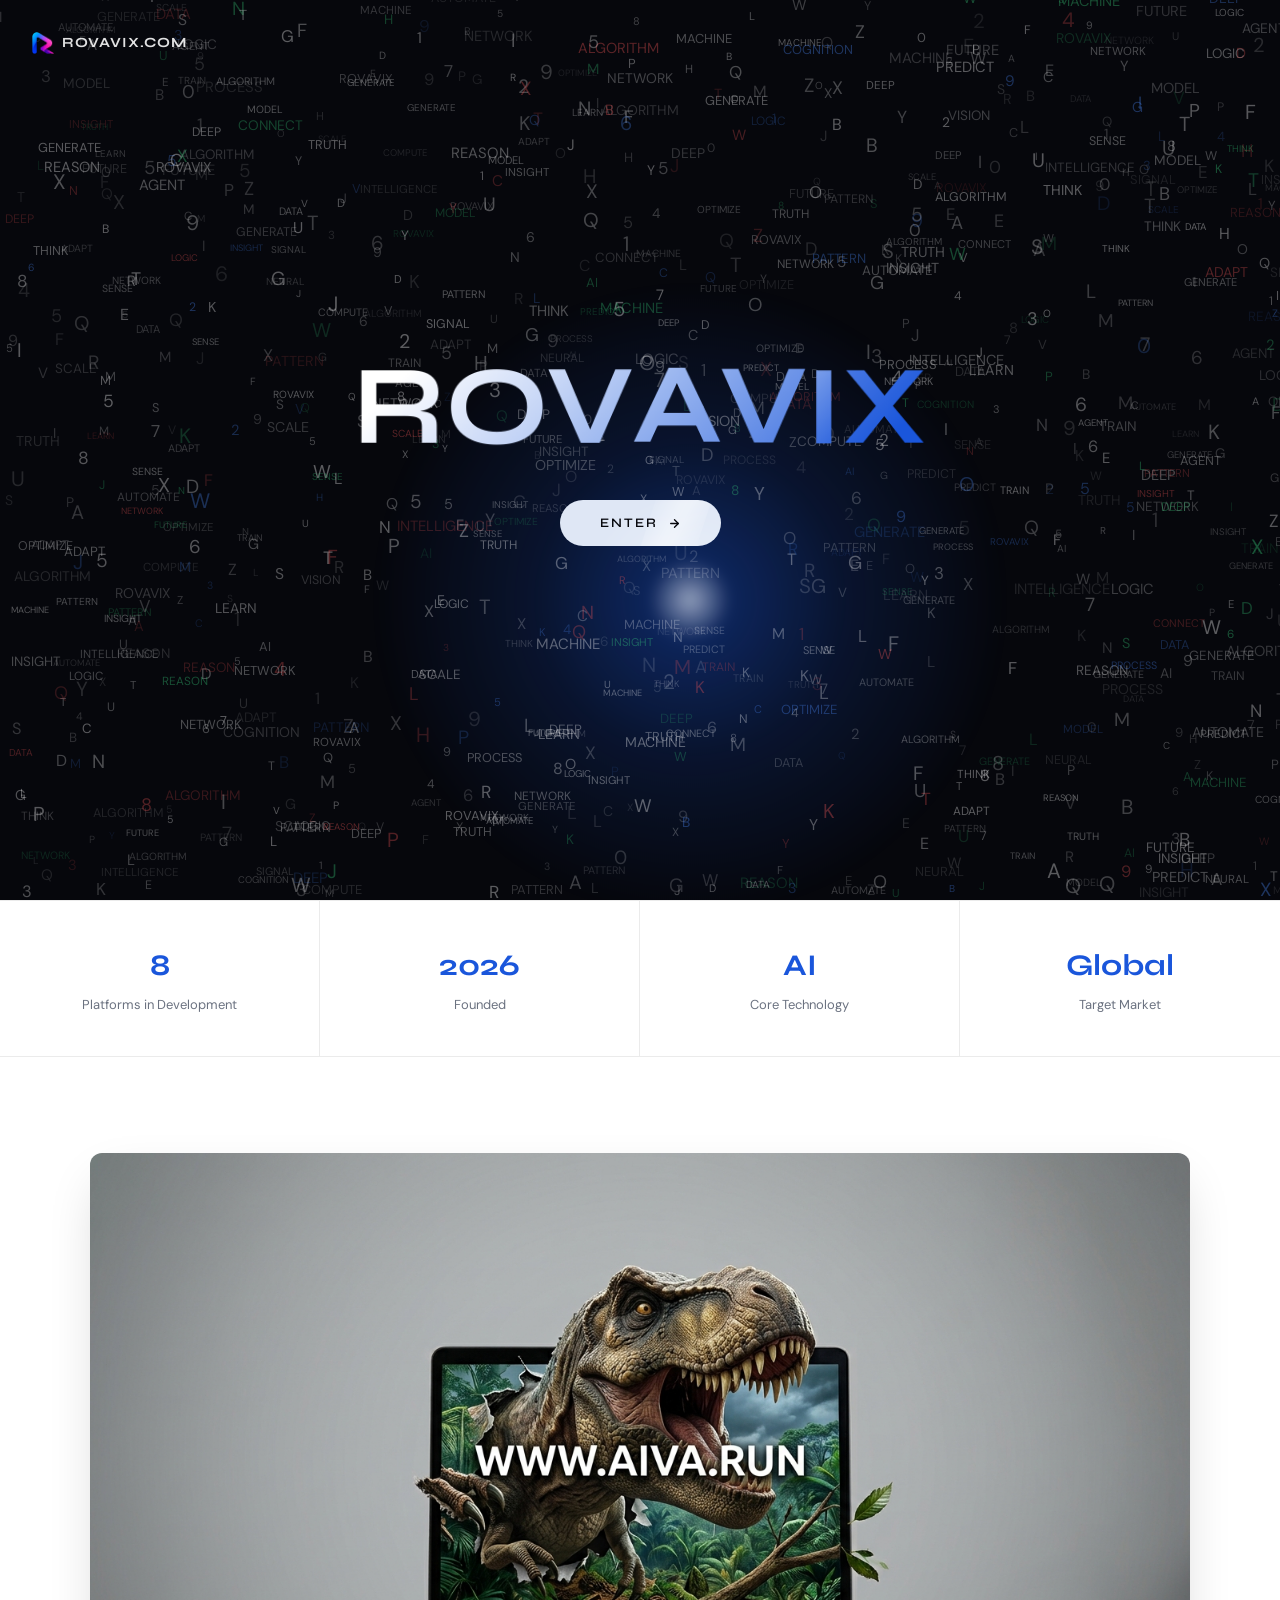
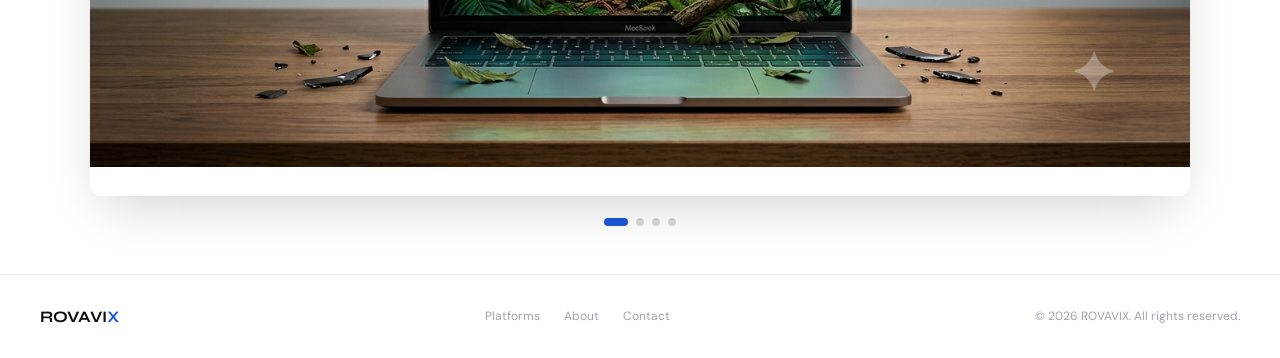
<file: index.html>
<!DOCTYPE html>
<html lang="en">
<head>
  <meta charset="UTF-8" />
  <meta name="viewport" content="width=device-width, initial-scale=1.0" />
  <title>ROVAVIX — New Sense. New World.</title>
  <meta name="description" content="ROVAVIX is an AI agent company building platforms that connect people with truth, health, opportunity, and accessibility." />
  <link rel="icon" type="image/png" href="images/logo-mark.png" />
  <link rel="preconnect" href="https://fonts.googleapis.com" />
  <link rel="preconnect" href="https://fonts.gstatic.com" crossorigin />
  <link href="https://fonts.googleapis.com/css2?family=Syne:wght@400;500;600;700&family=DM+Sans:wght@300;400;500&family=Noto+Sans+KR:wght@300;400;500;700&family=Noto+Sans+JP:wght@300;400;500;700&family=Noto+Sans+SC:wght@300;400;500;700&display=swap" rel="stylesheet" />
  <link rel="stylesheet" href="css/style.css" />
  <link rel="stylesheet" href="css/intro.css" />
</head>
<body>
<div class="intro-overlay" id="introOverlay">
  <div class="intro-glow" id="introGlow1"></div>
  <canvas class="intro-canvas" id="introCanvas"></canvas>
  <a href="index.html" class="intro-logo"><img src="images/logo-icon.png" alt="ROVAVIX" />ROVAVIX.COM</a>
  <div class="intro-center">
    <div class="intro-ai" id="introAi"><span class="intro-ai-letter" style="--i:0">R</span><span class="intro-ai-letter" style="--i:1">O</span><span class="intro-ai-letter" style="--i:2">V</span><span class="intro-ai-letter" style="--i:3">A</span><span class="intro-ai-letter" style="--i:4">V</span><span class="intro-ai-letter" style="--i:5">I</span><span class="intro-ai-letter" style="--i:6">X</span></div>
    <button type="button" class="intro-enter" id="introEnterBtn">
      <span>Enter</span>
      <svg viewBox="0 0 24 24" fill="none" stroke="currentColor" stroke-width="2.5" stroke-linecap="round" stroke-linejoin="round"><line x1="5" y1="12" x2="19" y2="12"></line><polyline points="12 5 19 12 12 19"></polyline></svg>
    </button>
  </div>
</div>
<nav>
  <a href="index.html" class="nav-logo"><img src="images/logo-icon.png" class="logo-r-icon" alt="R" /><span class="logo-text">OVAVI<span class="logo-accent">X</span></span></a>
  <ul class="nav-links">
    <li><a href="about.html"     class="t" data-key="nav_about">About</a></li>
    <li><a href="platforms.html" class="t" data-key="nav_platforms">Platforms</a></li>
    <li><a href="vision.html"    class="t" data-key="nav_vision">Vision</a></li>
    <li><a href="contact.html"   class="t" data-key="nav_contact">Contact</a></li>
  </ul>
  <div class="nav-right">
    <div class="lang-select-wrap">
      <button class="lang-select-btn" id="langBtn" onclick="toggleDropdown()">
        <span class="lang-flag" id="currentFlag">🇺🇸</span>
        <span id="currentLangName">English</span>
        <span class="lang-arrow">▼</span>
      </button>
      <div class="lang-dropdown" id="langDropdown">
        <button class="lang-option active" onclick="setLang('en')"><span class="lang-flag">🇺🇸</span><span class="lang-option-name">English</span><span class="lang-option-native">English</span></button>
        <button class="lang-option"        onclick="setLang('ko')"><span class="lang-flag">🇰🇷</span><span class="lang-option-name">Korean</span><span class="lang-option-native">한국어</span></button>
        <button class="lang-option"        onclick="setLang('ja')"><span class="lang-flag">🇯🇵</span><span class="lang-option-name">Japanese</span><span class="lang-option-native">日本語</span></button>
        <button class="lang-option"        onclick="setLang('zh')"><span class="lang-flag">🇨🇳</span><span class="lang-option-name">Chinese</span><span class="lang-option-native">中文</span></button>
        <button class="lang-option"        onclick="setLang('es')"><span class="lang-flag">🇪🇸</span><span class="lang-option-name">Spanish</span><span class="lang-option-native">Español</span></button>
        <button class="lang-option"        onclick="setLang('de')"><span class="lang-flag">🇩🇪</span><span class="lang-option-name">German</span><span class="lang-option-native">Deutsch</span></button>
      </div>
    </div>
    <a href="mailto:demoan203@gmail.com" class="nav-cta t" data-key="nav_cta">Get in Touch</a>
  </div>
</nav>

<section class="hero" id="heroSlider">
  <div class="hero-track" id="heroTrack">
    <div class="hero-slide hero-slide-main">
      <div class="hero-badge t" data-key="hero_badge">AI Agent Company · Est. 2026</div>
      <h1 class="t" data-key="hero_h1">New Sense.<br><em>New World.</em></h1>
      <p class="hero-sub t" data-key="hero_sub">ROVAVIX pioneers AI agent platforms that connect people with truth, health, opportunity, and accessibility — for everyone, everywhere.</p>
      <div class="hero-btns">
        <a href="platforms.html" class="btn-primary t"   data-key="hero_btn1">Explore Platforms</a>
        <a href="about.html"     class="btn-secondary t" data-key="hero_btn2">Our Story</a>
      </div>
    </div>
    <div class="hero-slide" style="--slide-bg:#e8f0fe;">
      <div class="hero-slide-icon">🔍</div>
      <div class="hero-badge">AIVA · <span class="t" data-key="status_live">Live</span></div>
      <h2>AIVA Platform</h2>
      <p class="hero-sub t" data-key="aiva_desc">As AI-generated content floods the internet, AIVA empowers users to distinguish reality from fabrication — building AI literacy and protecting people from misinformation.</p>
      <div class="hero-btns">
        <a href="https://www.aiva.run" target="_blank" rel="noopener" class="btn-primary t" data-key="learn_more">Learn more →</a>
      </div>
    </div>
    <div class="hero-slide" style="--slide-bg:#d1fae5;">
      <div class="hero-slide-icon">💚</div>
      <div class="hero-badge"><span class="t" data-key="status_dev">In Development</span></div>
      <h2>LifeLink</h2>
      <p class="hero-sub t" data-key="lifelink_desc">A lifestyle platform that motivates continuous healthy behaviors through engaging challenges and community. Building lasting habits, one step at a time.</p>
      <div class="hero-btns">
        <a href="https://www.lifelink.run" target="_blank" rel="noopener" class="btn-primary t" data-key="learn_more">Learn more →</a>
      </div>
    </div>
    <div class="hero-slide" style="--slide-bg:#fef3c7;">
      <div class="hero-slide-icon">👥</div>
      <div class="hero-badge"><span class="t" data-key="status_dev">In Development</span></div>
      <h2>SpotWork</h2>
      <p class="hero-sub t" data-key="spotwork_desc">Korea's aging population holds untapped potential. SpotWork connects experienced senior workers with companies seeking flexible, short-term talent — redefining the value of experience.</p>
      <div class="hero-btns">
        <a href="https://www.spotwork.run" target="_blank" rel="noopener" class="btn-primary t" data-key="learn_more">Learn more →</a>
      </div>
    </div>
    <div class="hero-slide" style="--slide-bg:#ede9fe;">
      <div class="hero-slide-icon">🎙️</div>
      <div class="hero-badge"><span class="t" data-key="status_dev">In Development</span></div>
      <h2>MALLO</h2>
      <p class="hero-sub t" data-key="mallo_desc">A voice-powered AI tool designed to enhance digital accessibility for the elderly and people with disabilities — ensuring no one is left behind in the AI era.</p>
      <div class="hero-btns">
        <a href="mallo.html" class="btn-primary t" data-key="learn_more">Learn more →</a>
      </div>
    </div>
    <div class="hero-slide" style="--slide-bg:#fee2e2;">
      <div class="hero-slide-icon">💊</div>
      <div class="hero-badge"><span class="t" data-key="status_dev">In Development</span></div>
      <h2>CUREX</h2>
      <p class="hero-sub t" data-key="curex_desc">CUREX uses AI to help people understand their medications — checking drug interactions, simplifying prescription information, and reducing preventable medication errors.</p>
      <div class="hero-btns">
        <a href="https://www.curex.bio" target="_blank" rel="noopener" class="btn-primary t" data-key="learn_more">Learn more →</a>
      </div>
    </div>
    <div class="hero-slide" style="--slide-bg:#cffafe;">
      <div class="hero-slide-icon">🛍️</div>
      <div class="hero-badge"><span class="t" data-key="status_dev">In Development</span></div>
      <h2>MODU</h2>
      <p class="hero-sub t" data-key="modu_desc">MODU is an AI shopping companion that learns what you need and finds it — comparing prices and curating products to cut through endless scrolling. Shopping made simple, for everyone.</p>
      <div class="hero-btns">
        <a href="https://www.modu.run" target="_blank" rel="noopener" class="btn-primary t" data-key="learn_more">Learn more →</a>
      </div>
    </div>
    <div class="hero-slide" style="--slide-bg:#ecfccb;">
      <div class="hero-slide-icon">🧬</div>
      <div class="hero-badge"><span class="t" data-key="status_dev">In Development</span></div>
      <h2>ROVAVIX_BIO</h2>
      <p class="hero-sub t" data-key="bio_desc">ROVAVIX_BIO applies AI to biological and health data, turning genetic and biometric signals into personalized, preventive insights — so people can understand their bodies before problems arise.</p>
      <div class="hero-btns">
        <a href="https://www.rovavix.bio" target="_blank" rel="noopener" class="btn-primary t" data-key="learn_more">Learn more →</a>
      </div>
    </div>
    <div class="hero-slide" style="--slide-bg:#fce7f3;">
      <div class="hero-slide-icon">💄</div>
      <div class="hero-badge"><span class="t" data-key="status_dev">In Development</span></div>
      <h2>VELORA</h2>
      <p class="hero-sub t" data-key="velora_desc">VELORA is an AI beauty platform that analyzes skin and personal traits to recommend products and routines tailored to each individual — making personalized beauty accessible to all.</p>
      <div class="hero-btns">
        <a href="https://www.velora.ai.kr" target="_blank" rel="noopener" class="btn-primary t" data-key="learn_more">Learn more →</a>
      </div>
    </div>
  </div>
  <div class="hero-dots" id="heroDots"></div>
</section>

<div class="stats">
  <div class="stat"><div class="stat-num">8</div><div class="stat-label t" data-key="stat1">Platforms in Development</div></div>
  <div class="stat"><div class="stat-num">2026</div><div class="stat-label t" data-key="stat2">Founded</div></div>
  <div class="stat"><div class="stat-num">AI</div><div class="stat-label t" data-key="stat3">Core Technology</div></div>
  <div class="stat"><div class="stat-num">Global</div><div class="stat-label t" data-key="stat4">Target Market</div></div>
</div>

<section class="closing-visual">
  <div class="section-inner">
    <div class="closing-visual-wrap" id="visualSlider">
      <div class="closing-visual-track" id="visualTrack">
        <div class="closing-visual-slide">
          <a href="https://www.aiva.run" target="_blank" rel="noopener">
            <img src="images/Gemini_Generated_Image_snj87msnj87msnj8.png" alt="AIVA — www.aiva.run" class="closing-visual-img" />
          </a>
        </div>
        <div class="closing-visual-slide">
          <a href="https://www.spotwork.run" target="_blank" rel="noopener">
            <img src="images/Gemini_Generated_Image_w12c3ew12c3ew12c.png" alt="SpotWork — www.spotwork.run" class="closing-visual-img" />
            <div class="closing-visual-caption">WWW.SPOTWORK.RUN</div>
          </a>
        </div>
        <div class="closing-visual-slide">
          <a href="https://www.lifelink.run" target="_blank" rel="noopener">
            <img src="images/Gemini_Generated_Image_simftmsimftmsimf.png" alt="LifeLink — www.lifelink.run" class="closing-visual-img" />
          </a>
        </div>
        <div class="closing-visual-slide">
          <a href="mallo.html">
            <img src="images/ai-era-voice-recognition.png" alt="AI Era for Everyone — MALLO" class="closing-visual-img" />
          </a>
        </div>
      </div>
    </div>
    <div class="closing-visual-dots" id="visualDots"></div>
  </div>
</section>

<footer>
  <div class="footer-logo"><span class="logo-text">ROVAVI<span class="logo-accent">X</span></span></div>
  <div class="footer-links">
    <a href="platforms.html" class="t" data-key="nav_platforms">Platforms</a>
    <a href="about.html"     class="t" data-key="nav_about">About</a>
    <a href="contact.html"   class="t" data-key="nav_contact">Contact</a>
  </div>
  <div class="footer-copy">© 2026 ROVAVIX. All rights reserved.</div>
</footer>

<script src="js/lang.js"></script>
<script src="js/main.js"></script>
<script src="js/intro.js"></script>
</body>
</html>
</file>
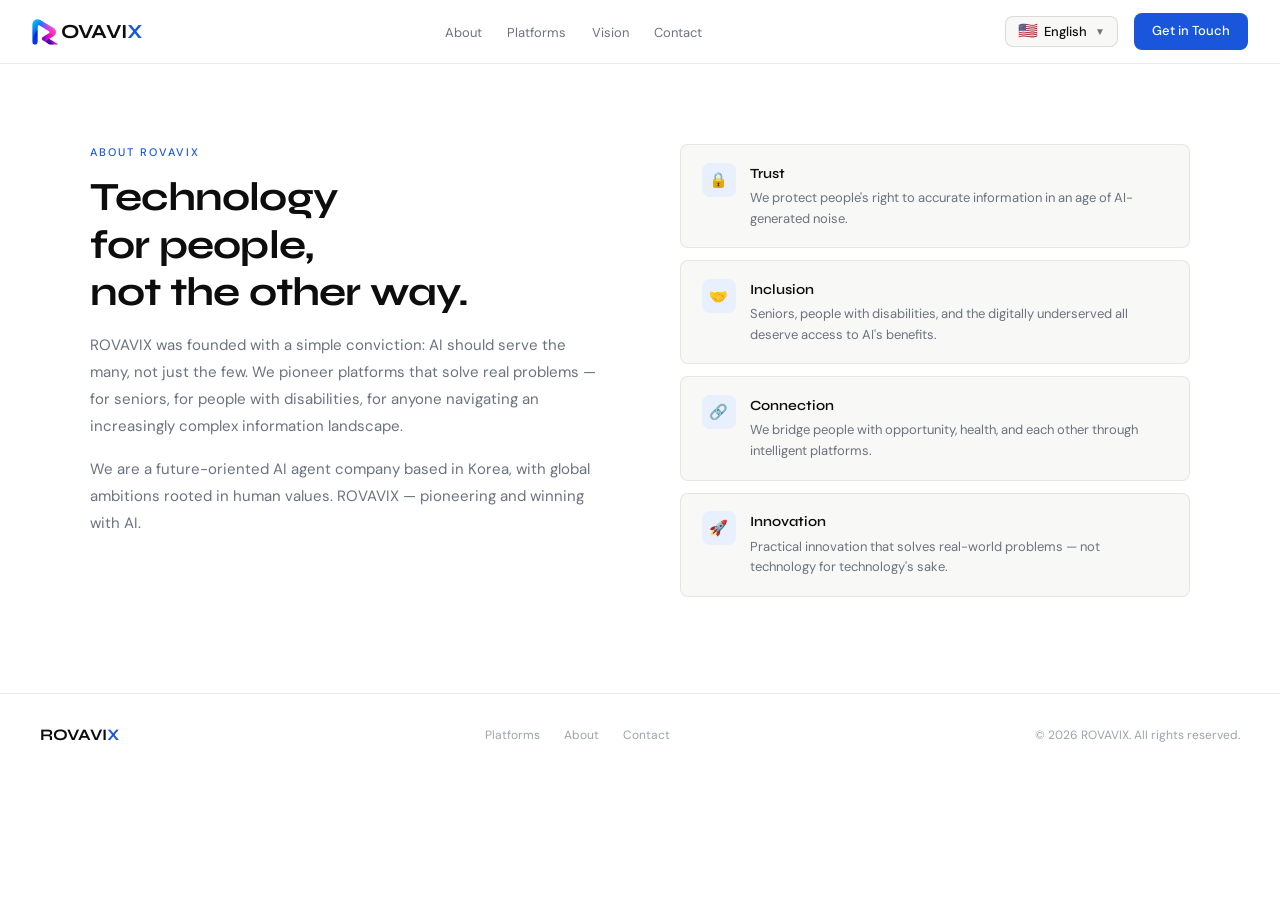
<file: about.html>
<!DOCTYPE html>
<html lang="en">
<head>
  <meta charset="UTF-8" />
  <meta name="viewport" content="width=device-width, initial-scale=1.0" />
  <title>About — ROVAVIX</title>
  <meta name="description" content="ROVAVIX is an AI agent company building platforms that connect people with truth, health, opportunity, and accessibility." />
  <link rel="icon" type="image/png" href="images/logo-mark.png" />
  <link rel="preconnect" href="https://fonts.googleapis.com" />
  <link rel="preconnect" href="https://fonts.gstatic.com" crossorigin />
  <link href="https://fonts.googleapis.com/css2?family=Syne:wght@400;500;600;700&family=DM+Sans:wght@300;400;500&family=Noto+Sans+KR:wght@300;400;500;700&family=Noto+Sans+JP:wght@300;400;500;700&family=Noto+Sans+SC:wght@300;400;500;700&display=swap" rel="stylesheet" />
  <link rel="stylesheet" href="css/style.css" />
</head>
<body>
<nav>
  <a href="index.html" class="nav-logo"><img src="images/logo-icon.png" class="logo-r-icon" alt="R" /><span class="logo-text">OVAVI<span class="logo-accent">X</span></span></a>
  <ul class="nav-links">
    <li><a href="about.html"     class="t" data-key="nav_about">About</a></li>
    <li><a href="platforms.html" class="t" data-key="nav_platforms">Platforms</a></li>
    <li><a href="vision.html"    class="t" data-key="nav_vision">Vision</a></li>
    <li><a href="contact.html"   class="t" data-key="nav_contact">Contact</a></li>
  </ul>
  <div class="nav-right">
    <div class="lang-select-wrap">
      <button class="lang-select-btn" id="langBtn" onclick="toggleDropdown()">
        <span class="lang-flag" id="currentFlag">🇺🇸</span>
        <span id="currentLangName">English</span>
        <span class="lang-arrow">▼</span>
      </button>
      <div class="lang-dropdown" id="langDropdown">
        <button class="lang-option active" onclick="setLang('en')"><span class="lang-flag">🇺🇸</span><span class="lang-option-name">English</span><span class="lang-option-native">English</span></button>
        <button class="lang-option"        onclick="setLang('ko')"><span class="lang-flag">🇰🇷</span><span class="lang-option-name">Korean</span><span class="lang-option-native">한국어</span></button>
        <button class="lang-option"        onclick="setLang('ja')"><span class="lang-flag">🇯🇵</span><span class="lang-option-name">Japanese</span><span class="lang-option-native">日本語</span></button>
        <button class="lang-option"        onclick="setLang('zh')"><span class="lang-flag">🇨🇳</span><span class="lang-option-name">Chinese</span><span class="lang-option-native">中文</span></button>
        <button class="lang-option"        onclick="setLang('es')"><span class="lang-flag">🇪🇸</span><span class="lang-option-name">Spanish</span><span class="lang-option-native">Español</span></button>
        <button class="lang-option"        onclick="setLang('de')"><span class="lang-flag">🇩🇪</span><span class="lang-option-name">German</span><span class="lang-option-native">Deutsch</span></button>
      </div>
    </div>
    <a href="mailto:demoan203@gmail.com" class="nav-cta t" data-key="nav_cta">Get in Touch</a>
  </div>
</nav>

<section id="about" style="padding-top:9rem;">
  <div class="section-inner">
    <div class="about-grid">
      <div>
        <div class="section-tag t" data-key="about_tag">About ROVAVIX</div>
        <h2 class="section-title t" data-key="about_title">Technology<br>for people,<br>not the other way.</h2>
        <p class="section-desc t" style="margin-top:1rem;" data-key="about_p1">ROVAVIX was founded with a simple conviction: AI should serve the many, not just the few. We pioneer platforms that solve real problems — for seniors, for people with disabilities, for anyone navigating an increasingly complex information landscape.</p>
        <p class="section-desc t" style="margin-top:1rem;" data-key="about_p2">We are a future-oriented AI agent company based in Korea, with global ambitions rooted in human values. ROVAVIX — pioneering and winning with AI.</p>
      </div>
      <div class="values-list">
        <div class="value-item"><div class="value-icon">🔒</div><div>
          <h4 class="t" data-key="val1_title">Trust</h4>
          <p class="t" data-key="val1_desc">We protect people's right to accurate information in an age of AI-generated noise.</p>
        </div></div>
        <div class="value-item"><div class="value-icon">🤝</div><div>
          <h4 class="t" data-key="val2_title">Inclusion</h4>
          <p class="t" data-key="val2_desc">Seniors, people with disabilities, and the digitally underserved all deserve access to AI's benefits.</p>
        </div></div>
        <div class="value-item"><div class="value-icon">🔗</div><div>
          <h4 class="t" data-key="val3_title">Connection</h4>
          <p class="t" data-key="val3_desc">We bridge people with opportunity, health, and each other through intelligent platforms.</p>
        </div></div>
        <div class="value-item"><div class="value-icon">🚀</div><div>
          <h4 class="t" data-key="val4_title">Innovation</h4>
          <p class="t" data-key="val4_desc">Practical innovation that solves real-world problems — not technology for technology's sake.</p>
        </div></div>
      </div>
    </div>
  </div>
</section>

<footer>
  <div class="footer-logo"><span class="logo-text">ROVAVI<span class="logo-accent">X</span></span></div>
  <div class="footer-links">
    <a href="platforms.html" class="t" data-key="nav_platforms">Platforms</a>
    <a href="about.html"     class="t" data-key="nav_about">About</a>
    <a href="contact.html"   class="t" data-key="nav_contact">Contact</a>
  </div>
  <div class="footer-copy">© 2026 ROVAVIX. All rights reserved.</div>
</footer>

<script src="js/lang.js"></script>
<script src="js/main.js"></script>
</body>
</html>
</file>
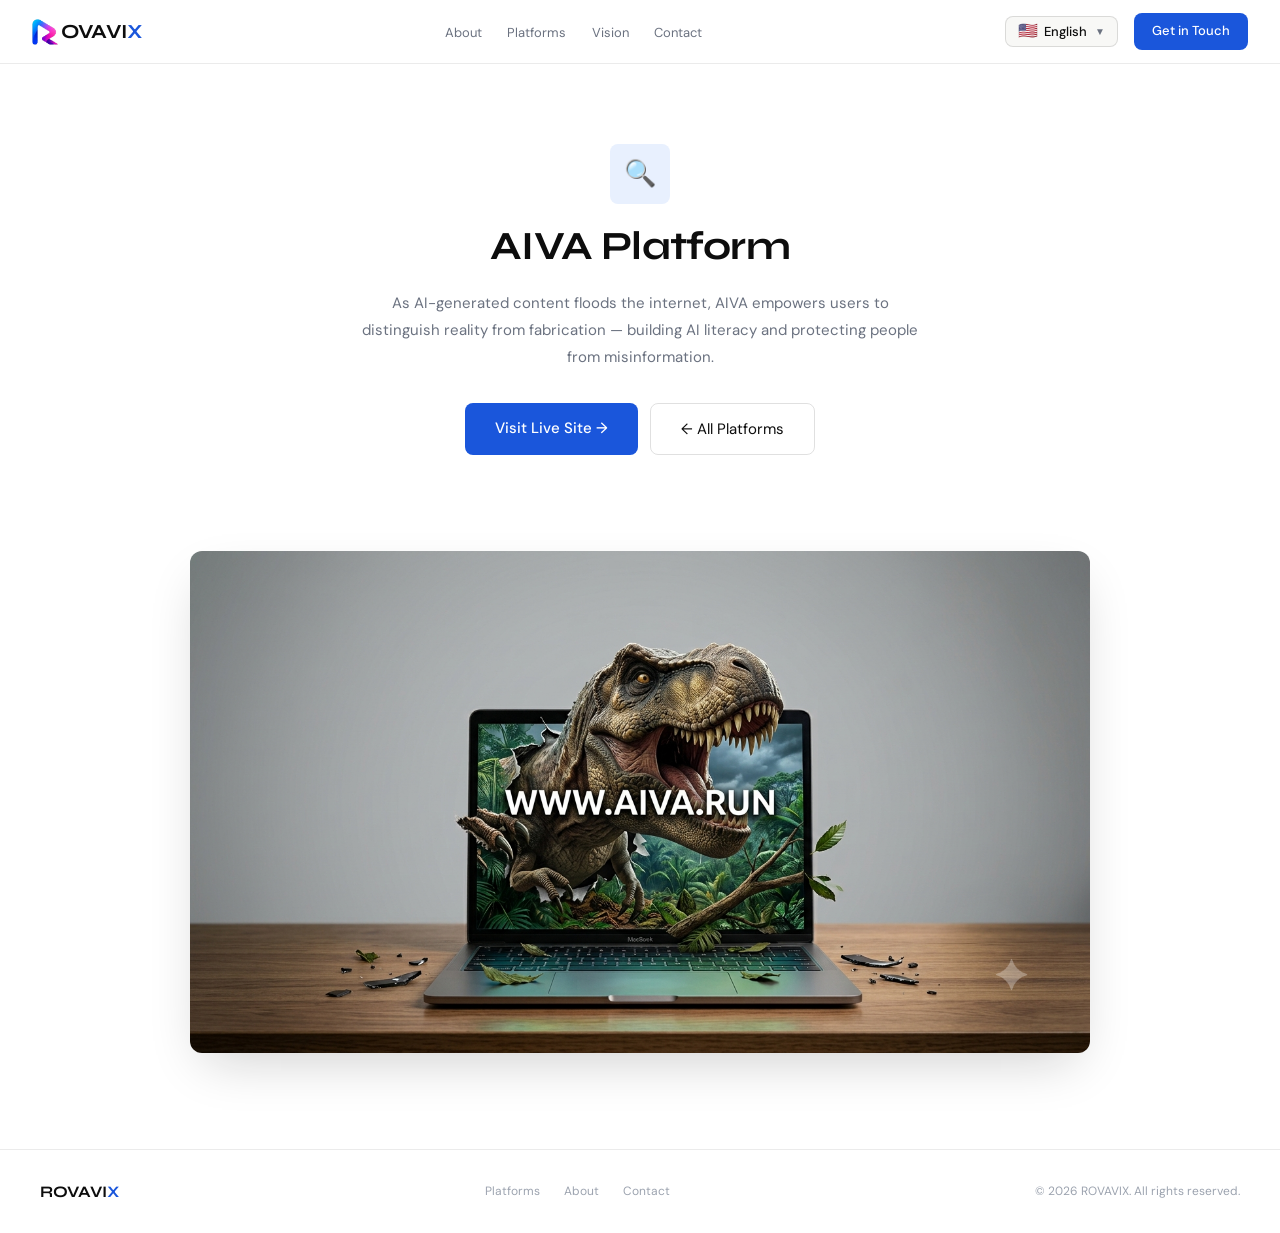
<file: aiva.html>
<!DOCTYPE html>
<html lang="en">
<head>
  <meta charset="UTF-8" />
  <meta name="viewport" content="width=device-width, initial-scale=1.0" />
  <title>AIVA Platform — ROVAVIX</title>
  <meta name="description" content="AIVA empowers users to distinguish reality from AI-generated fabrication, building AI literacy and protecting people from misinformation." />
  <link rel="icon" type="image/png" href="images/logo-mark.png" />
  <link rel="preconnect" href="https://fonts.googleapis.com" />
  <link rel="preconnect" href="https://fonts.gstatic.com" crossorigin />
  <link href="https://fonts.googleapis.com/css2?family=Syne:wght@400;500;600;700&family=DM+Sans:wght@300;400;500&family=Noto+Sans+KR:wght@300;400;500;700&family=Noto+Sans+JP:wght@300;400;500;700&family=Noto+Sans+SC:wght@300;400;500;700&display=swap" rel="stylesheet" />
  <link rel="stylesheet" href="css/style.css" />
</head>
<body>
<nav>
  <a href="index.html" class="nav-logo"><img src="images/logo-icon.png" class="logo-r-icon" alt="R" /><span class="logo-text">OVAVI<span class="logo-accent">X</span></span></a>
  <ul class="nav-links">
    <li><a href="about.html"     class="t" data-key="nav_about">About</a></li>
    <li><a href="platforms.html" class="t" data-key="nav_platforms">Platforms</a></li>
    <li><a href="vision.html"    class="t" data-key="nav_vision">Vision</a></li>
    <li><a href="contact.html"   class="t" data-key="nav_contact">Contact</a></li>
  </ul>
  <div class="nav-right">
    <div class="lang-select-wrap">
      <button class="lang-select-btn" id="langBtn" onclick="toggleDropdown()">
        <span class="lang-flag" id="currentFlag">🇺🇸</span>
        <span id="currentLangName">English</span>
        <span class="lang-arrow">▼</span>
      </button>
      <div class="lang-dropdown" id="langDropdown">
        <button class="lang-option active" onclick="setLang('en')"><span class="lang-flag">🇺🇸</span><span class="lang-option-name">English</span><span class="lang-option-native">English</span></button>
        <button class="lang-option"        onclick="setLang('ko')"><span class="lang-flag">🇰🇷</span><span class="lang-option-name">Korean</span><span class="lang-option-native">한국어</span></button>
        <button class="lang-option"        onclick="setLang('ja')"><span class="lang-flag">🇯🇵</span><span class="lang-option-name">Japanese</span><span class="lang-option-native">日本語</span></button>
        <button class="lang-option"        onclick="setLang('zh')"><span class="lang-flag">🇨🇳</span><span class="lang-option-name">Chinese</span><span class="lang-option-native">中文</span></button>
        <button class="lang-option"        onclick="setLang('es')"><span class="lang-flag">🇪🇸</span><span class="lang-option-name">Spanish</span><span class="lang-option-native">Español</span></button>
        <button class="lang-option"        onclick="setLang('de')"><span class="lang-flag">🇩🇪</span><span class="lang-option-name">German</span><span class="lang-option-native">Deutsch</span></button>
      </div>
    </div>
    <a href="mailto:demoan203@gmail.com" class="nav-cta t" data-key="nav_cta">Get in Touch</a>
  </div>
</nav>

<section style="padding-top:9rem;">
  <div class="section-inner platform-detail-hero">
    <div class="platform-detail-icon" style="background:#e8f0fe;">🔍</div>
    <h1 class="section-title">AIVA Platform</h1>
    <p class="section-desc t" data-key="aiva_desc">As AI-generated content floods the internet, AIVA empowers users to distinguish reality from fabrication — building AI literacy and protecting people from misinformation.</p>
    <div class="hero-btns">
      <a href="https://www.aiva.run" target="_blank" rel="noopener" class="btn-primary t" data-key="visit_live">Visit Live Site →</a>
      <a href="platforms.html" class="btn-secondary t" data-key="back_platforms">← All Platforms</a>
    </div>
  </div>
</section>

<section style="padding-top:0;">
  <div class="section-inner">
    <div class="platform-detail-visual">
      <img src="images/Gemini_Generated_Image_snj87msnj87msnj8.png" alt="AIVA — www.aiva.run" />
    </div>
  </div>
</section>

<footer>
  <div class="footer-logo"><span class="logo-text">ROVAVI<span class="logo-accent">X</span></span></div>
  <div class="footer-links">
    <a href="platforms.html" class="t" data-key="nav_platforms">Platforms</a>
    <a href="about.html"     class="t" data-key="nav_about">About</a>
    <a href="contact.html"   class="t" data-key="nav_contact">Contact</a>
  </div>
  <div class="footer-copy">© 2026 ROVAVIX. All rights reserved.</div>
</footer>

<script src="js/lang.js"></script>
<script src="js/main.js"></script>
</body>
</html>
</file>
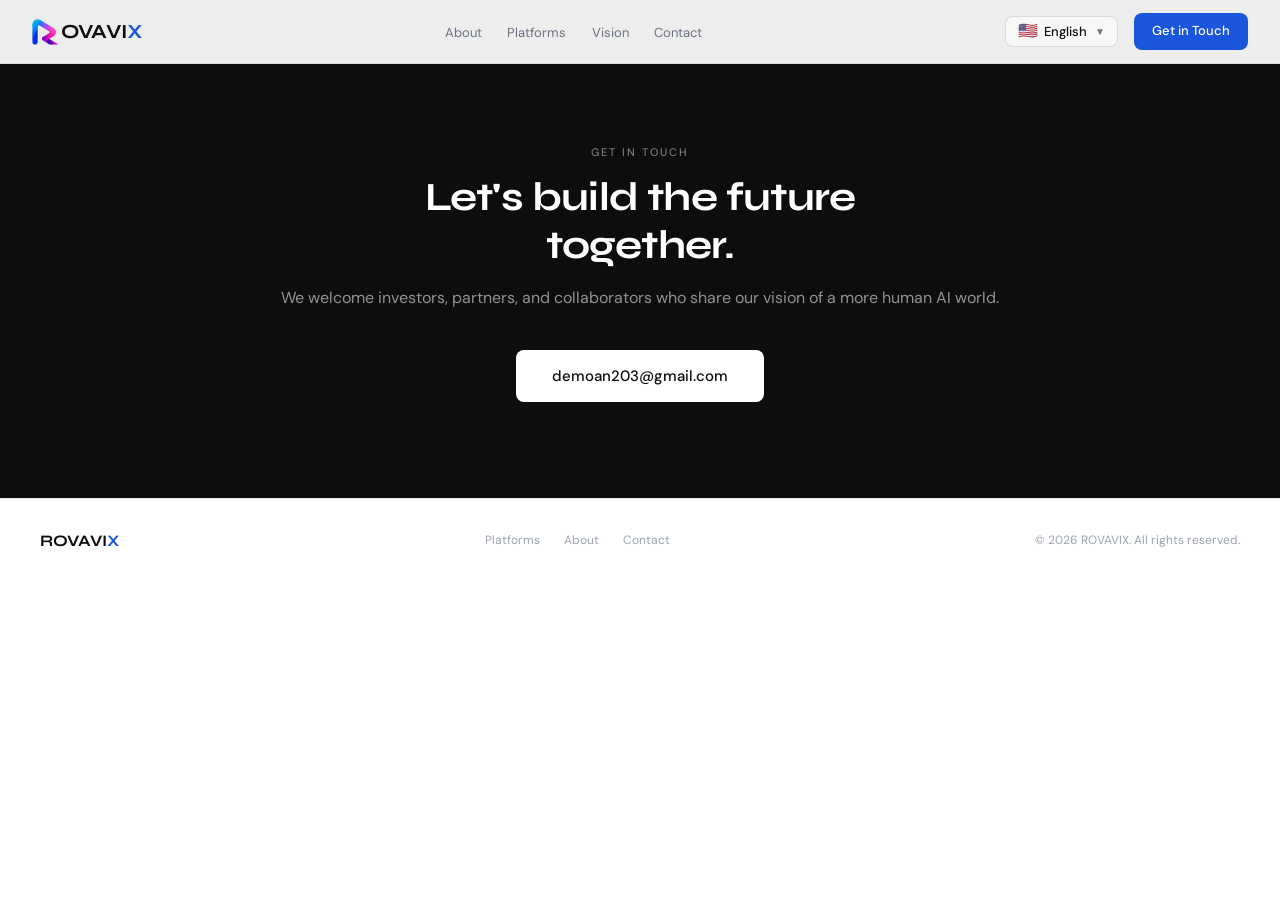
<file: contact.html>
<!DOCTYPE html>
<html lang="en">
<head>
  <meta charset="UTF-8" />
  <meta name="viewport" content="width=device-width, initial-scale=1.0" />
  <title>Contact — ROVAVIX</title>
  <meta name="description" content="ROVAVIX is an AI agent company building platforms that connect people with truth, health, opportunity, and accessibility." />
  <link rel="icon" type="image/png" href="images/logo-mark.png" />
  <link rel="preconnect" href="https://fonts.googleapis.com" />
  <link rel="preconnect" href="https://fonts.gstatic.com" crossorigin />
  <link href="https://fonts.googleapis.com/css2?family=Syne:wght@400;500;600;700&family=DM+Sans:wght@300;400;500&family=Noto+Sans+KR:wght@300;400;500;700&family=Noto+Sans+JP:wght@300;400;500;700&family=Noto+Sans+SC:wght@300;400;500;700&display=swap" rel="stylesheet" />
  <link rel="stylesheet" href="css/style.css" />
</head>
<body>
<nav>
  <a href="index.html" class="nav-logo"><img src="images/logo-icon.png" class="logo-r-icon" alt="R" /><span class="logo-text">OVAVI<span class="logo-accent">X</span></span></a>
  <ul class="nav-links">
    <li><a href="about.html"     class="t" data-key="nav_about">About</a></li>
    <li><a href="platforms.html" class="t" data-key="nav_platforms">Platforms</a></li>
    <li><a href="vision.html"    class="t" data-key="nav_vision">Vision</a></li>
    <li><a href="contact.html"   class="t" data-key="nav_contact">Contact</a></li>
  </ul>
  <div class="nav-right">
    <div class="lang-select-wrap">
      <button class="lang-select-btn" id="langBtn" onclick="toggleDropdown()">
        <span class="lang-flag" id="currentFlag">🇺🇸</span>
        <span id="currentLangName">English</span>
        <span class="lang-arrow">▼</span>
      </button>
      <div class="lang-dropdown" id="langDropdown">
        <button class="lang-option active" onclick="setLang('en')"><span class="lang-flag">🇺🇸</span><span class="lang-option-name">English</span><span class="lang-option-native">English</span></button>
        <button class="lang-option"        onclick="setLang('ko')"><span class="lang-flag">🇰🇷</span><span class="lang-option-name">Korean</span><span class="lang-option-native">한국어</span></button>
        <button class="lang-option"        onclick="setLang('ja')"><span class="lang-flag">🇯🇵</span><span class="lang-option-name">Japanese</span><span class="lang-option-native">日本語</span></button>
        <button class="lang-option"        onclick="setLang('zh')"><span class="lang-flag">🇨🇳</span><span class="lang-option-name">Chinese</span><span class="lang-option-native">中文</span></button>
        <button class="lang-option"        onclick="setLang('es')"><span class="lang-flag">🇪🇸</span><span class="lang-option-name">Spanish</span><span class="lang-option-native">Español</span></button>
        <button class="lang-option"        onclick="setLang('de')"><span class="lang-flag">🇩🇪</span><span class="lang-option-name">German</span><span class="lang-option-native">Deutsch</span></button>
      </div>
    </div>
    <a href="mailto:demoan203@gmail.com" class="nav-cta t" data-key="nav_cta">Get in Touch</a>
  </div>
</nav>

<section class="contact-section" id="contact" style="padding-top:9rem;">
  <div class="section-inner">
    <div class="section-tag t" data-key="contact_tag">Get In Touch</div>
    <h2 class="section-title t" data-key="contact_title">Let's build the future together.</h2>
    <p class="t" data-key="contact_desc">We welcome investors, partners, and collaborators who share our vision of a more human AI world.</p>
    <a href="mailto:demoan203@gmail.com" class="contact-email-btn">demoan203@gmail.com</a>
  </div>
</section>

<footer>
  <div class="footer-logo"><span class="logo-text">ROVAVI<span class="logo-accent">X</span></span></div>
  <div class="footer-links">
    <a href="platforms.html" class="t" data-key="nav_platforms">Platforms</a>
    <a href="about.html"     class="t" data-key="nav_about">About</a>
    <a href="contact.html"   class="t" data-key="nav_contact">Contact</a>
  </div>
  <div class="footer-copy">© 2026 ROVAVIX. All rights reserved.</div>
</footer>

<script src="js/lang.js"></script>
<script src="js/main.js"></script>
</body>
</html>
</file>
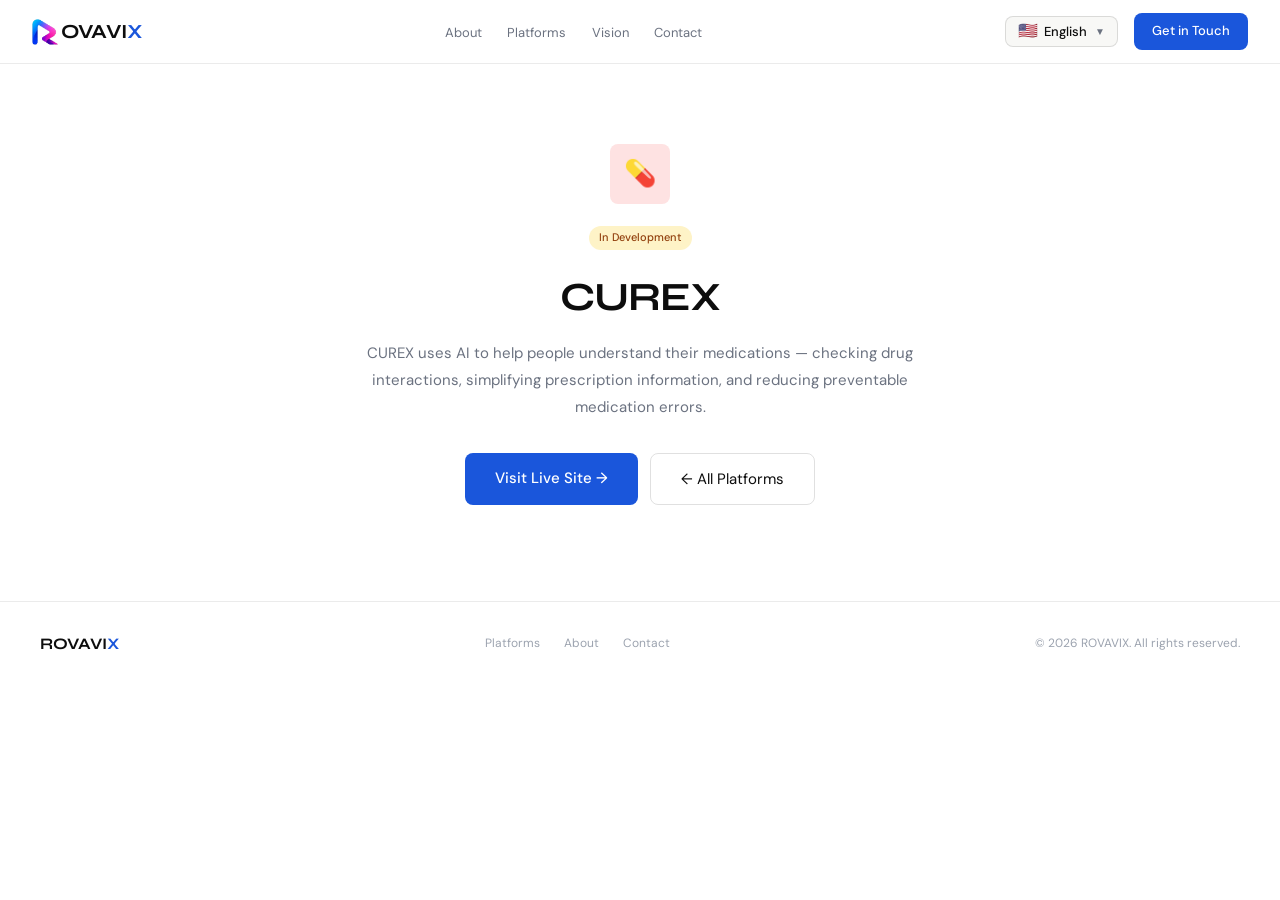
<file: curex.html>
<!DOCTYPE html>
<html lang="en">
<head>
  <meta charset="UTF-8" />
  <meta name="viewport" content="width=device-width, initial-scale=1.0" />
  <title>CUREX — ROVAVIX</title>
  <meta name="description" content="CUREX uses AI to help people understand their medications, check drug interactions, and reduce preventable medication errors." />
  <link rel="icon" type="image/png" href="images/logo-mark.png" />
  <link rel="preconnect" href="https://fonts.googleapis.com" />
  <link rel="preconnect" href="https://fonts.gstatic.com" crossorigin />
  <link href="https://fonts.googleapis.com/css2?family=Syne:wght@400;500;600;700&family=DM+Sans:wght@300;400;500&family=Noto+Sans+KR:wght@300;400;500;700&family=Noto+Sans+JP:wght@300;400;500;700&family=Noto+Sans+SC:wght@300;400;500;700&display=swap" rel="stylesheet" />
  <link rel="stylesheet" href="css/style.css" />
</head>
<body>
<nav>
  <a href="index.html" class="nav-logo"><img src="images/logo-icon.png" class="logo-r-icon" alt="R" /><span class="logo-text">OVAVI<span class="logo-accent">X</span></span></a>
  <ul class="nav-links">
    <li><a href="about.html"     class="t" data-key="nav_about">About</a></li>
    <li><a href="platforms.html" class="t" data-key="nav_platforms">Platforms</a></li>
    <li><a href="vision.html"    class="t" data-key="nav_vision">Vision</a></li>
    <li><a href="contact.html"   class="t" data-key="nav_contact">Contact</a></li>
  </ul>
  <div class="nav-right">
    <div class="lang-select-wrap">
      <button class="lang-select-btn" id="langBtn" onclick="toggleDropdown()">
        <span class="lang-flag" id="currentFlag">🇺🇸</span>
        <span id="currentLangName">English</span>
        <span class="lang-arrow">▼</span>
      </button>
      <div class="lang-dropdown" id="langDropdown">
        <button class="lang-option active" onclick="setLang('en')"><span class="lang-flag">🇺🇸</span><span class="lang-option-name">English</span><span class="lang-option-native">English</span></button>
        <button class="lang-option"        onclick="setLang('ko')"><span class="lang-flag">🇰🇷</span><span class="lang-option-name">Korean</span><span class="lang-option-native">한국어</span></button>
        <button class="lang-option"        onclick="setLang('ja')"><span class="lang-flag">🇯🇵</span><span class="lang-option-name">Japanese</span><span class="lang-option-native">日本語</span></button>
        <button class="lang-option"        onclick="setLang('zh')"><span class="lang-flag">🇨🇳</span><span class="lang-option-name">Chinese</span><span class="lang-option-native">中文</span></button>
        <button class="lang-option"        onclick="setLang('es')"><span class="lang-flag">🇪🇸</span><span class="lang-option-name">Spanish</span><span class="lang-option-native">Español</span></button>
        <button class="lang-option"        onclick="setLang('de')"><span class="lang-flag">🇩🇪</span><span class="lang-option-name">German</span><span class="lang-option-native">Deutsch</span></button>
      </div>
    </div>
    <a href="mailto:demoan203@gmail.com" class="nav-cta t" data-key="nav_cta">Get in Touch</a>
  </div>
</nav>

<section style="padding-top:9rem;padding-bottom:6rem;">
  <div class="section-inner platform-detail-hero">
    <div class="platform-detail-icon" style="background:#fee2e2;">💊</div>
    <span class="platform-status status-dev t" data-key="status_dev">In Development</span>
    <h1 class="section-title">CUREX</h1>
    <p class="section-desc t" data-key="curex_desc">CUREX uses AI to help people understand their medications — checking drug interactions, simplifying prescription information, and reducing preventable medication errors.</p>
    <div class="hero-btns">
      <a href="https://www.curex.bio" target="_blank" rel="noopener" class="btn-primary t" data-key="visit_live">Visit Live Site →</a>
      <a href="platforms.html" class="btn-secondary t" data-key="back_platforms">← All Platforms</a>
    </div>
  </div>
</section>

<footer>
  <div class="footer-logo"><span class="logo-text">ROVAVI<span class="logo-accent">X</span></span></div>
  <div class="footer-links">
    <a href="platforms.html" class="t" data-key="nav_platforms">Platforms</a>
    <a href="about.html"     class="t" data-key="nav_about">About</a>
    <a href="contact.html"   class="t" data-key="nav_contact">Contact</a>
  </div>
  <div class="footer-copy">© 2026 ROVAVIX. All rights reserved.</div>
</footer>

<script src="js/lang.js"></script>
<script src="js/main.js"></script>
</body>
</html>
</file>
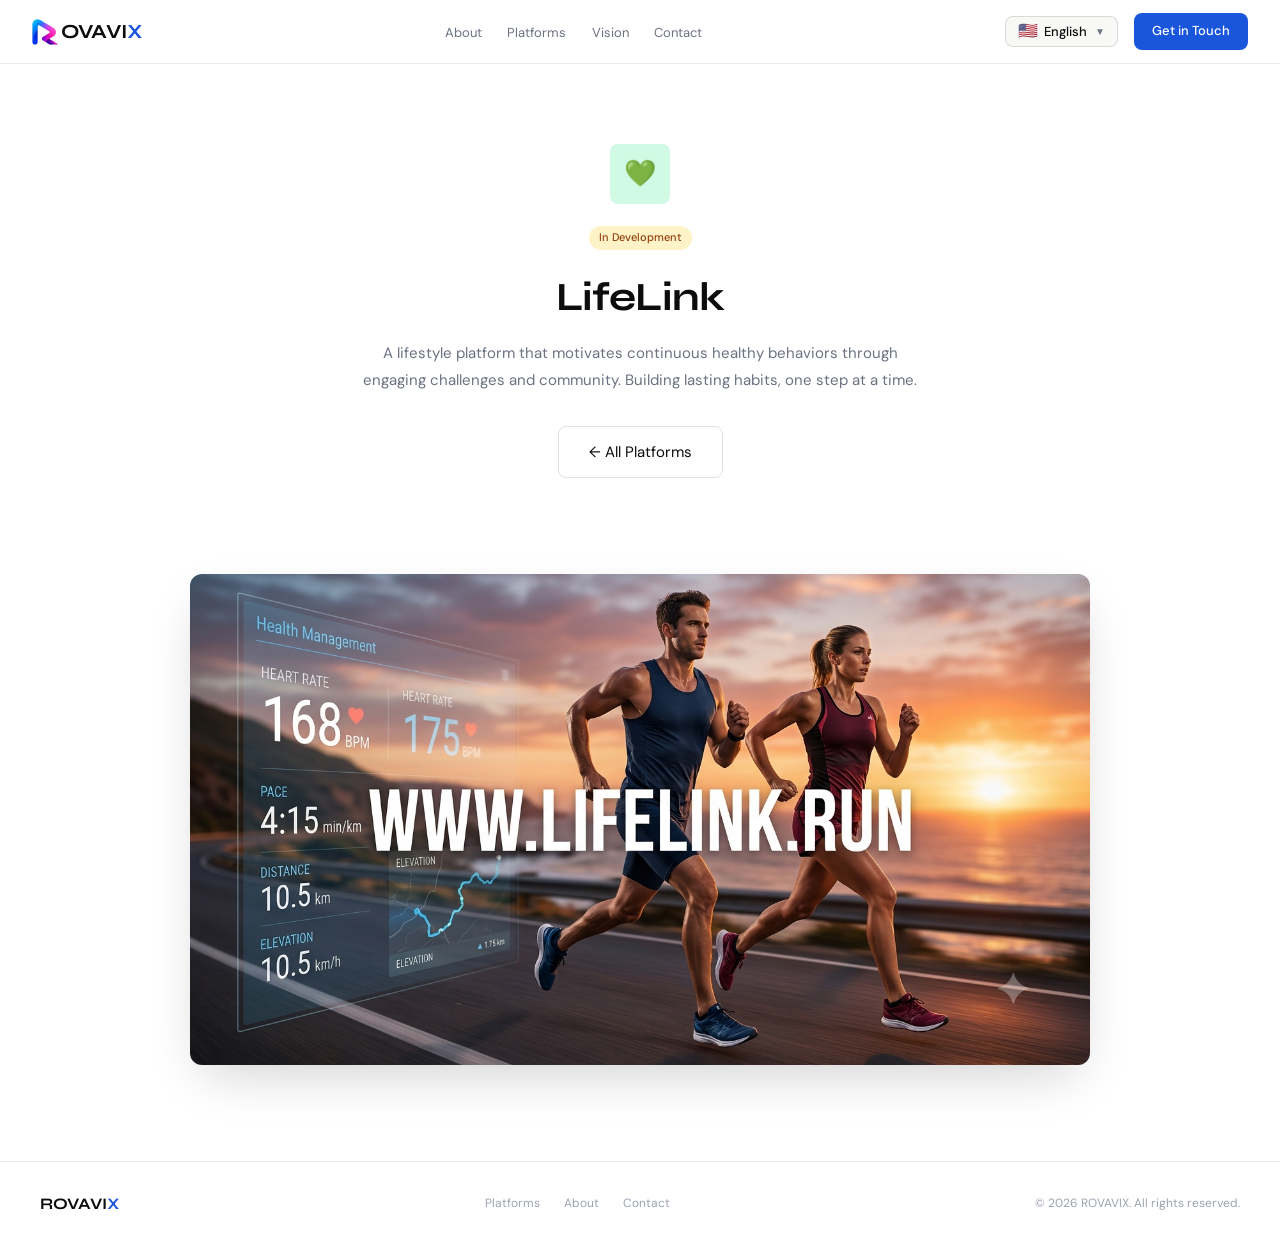
<file: lifelink.html>
<!DOCTYPE html>
<html lang="en">
<head>
  <meta charset="UTF-8" />
  <meta name="viewport" content="width=device-width, initial-scale=1.0" />
  <title>LifeLink — ROVAVIX</title>
  <meta name="description" content="LifeLink is a lifestyle platform that motivates continuous healthy behaviors through engaging challenges and community." />
  <link rel="icon" type="image/png" href="images/logo-mark.png" />
  <link rel="preconnect" href="https://fonts.googleapis.com" />
  <link rel="preconnect" href="https://fonts.gstatic.com" crossorigin />
  <link href="https://fonts.googleapis.com/css2?family=Syne:wght@400;500;600;700&family=DM+Sans:wght@300;400;500&family=Noto+Sans+KR:wght@300;400;500;700&family=Noto+Sans+JP:wght@300;400;500;700&family=Noto+Sans+SC:wght@300;400;500;700&display=swap" rel="stylesheet" />
  <link rel="stylesheet" href="css/style.css" />
</head>
<body>
<nav>
  <a href="index.html" class="nav-logo"><img src="images/logo-icon.png" class="logo-r-icon" alt="R" /><span class="logo-text">OVAVI<span class="logo-accent">X</span></span></a>
  <ul class="nav-links">
    <li><a href="about.html"     class="t" data-key="nav_about">About</a></li>
    <li><a href="platforms.html" class="t" data-key="nav_platforms">Platforms</a></li>
    <li><a href="vision.html"    class="t" data-key="nav_vision">Vision</a></li>
    <li><a href="contact.html"   class="t" data-key="nav_contact">Contact</a></li>
  </ul>
  <div class="nav-right">
    <div class="lang-select-wrap">
      <button class="lang-select-btn" id="langBtn" onclick="toggleDropdown()">
        <span class="lang-flag" id="currentFlag">🇺🇸</span>
        <span id="currentLangName">English</span>
        <span class="lang-arrow">▼</span>
      </button>
      <div class="lang-dropdown" id="langDropdown">
        <button class="lang-option active" onclick="setLang('en')"><span class="lang-flag">🇺🇸</span><span class="lang-option-name">English</span><span class="lang-option-native">English</span></button>
        <button class="lang-option"        onclick="setLang('ko')"><span class="lang-flag">🇰🇷</span><span class="lang-option-name">Korean</span><span class="lang-option-native">한국어</span></button>
        <button class="lang-option"        onclick="setLang('ja')"><span class="lang-flag">🇯🇵</span><span class="lang-option-name">Japanese</span><span class="lang-option-native">日本語</span></button>
        <button class="lang-option"        onclick="setLang('zh')"><span class="lang-flag">🇨🇳</span><span class="lang-option-name">Chinese</span><span class="lang-option-native">中文</span></button>
        <button class="lang-option"        onclick="setLang('es')"><span class="lang-flag">🇪🇸</span><span class="lang-option-name">Spanish</span><span class="lang-option-native">Español</span></button>
        <button class="lang-option"        onclick="setLang('de')"><span class="lang-flag">🇩🇪</span><span class="lang-option-name">German</span><span class="lang-option-native">Deutsch</span></button>
      </div>
    </div>
    <a href="mailto:demoan203@gmail.com" class="nav-cta t" data-key="nav_cta">Get in Touch</a>
  </div>
</nav>

<section style="padding-top:9rem;">
  <div class="section-inner platform-detail-hero">
    <div class="platform-detail-icon" style="background:#d1fae5;">💚</div>
    <span class="platform-status status-dev t" data-key="status_dev">In Development</span>
    <h1 class="section-title">LifeLink</h1>
    <p class="section-desc t" data-key="lifelink_desc">A lifestyle platform that motivates continuous healthy behaviors through engaging challenges and community. Building lasting habits, one step at a time.</p>
    <div class="hero-btns">
      <a href="platforms.html" class="btn-secondary t" data-key="back_platforms">← All Platforms</a>
    </div>
  </div>
</section>

<section style="padding-top:0;">
  <div class="section-inner">
    <div class="platform-detail-visual">
      <img src="images/Gemini_Generated_Image_simftmsimftmsimf.png" alt="LifeLink — www.lifelink.run" />
    </div>
  </div>
</section>

<footer>
  <div class="footer-logo"><span class="logo-text">ROVAVI<span class="logo-accent">X</span></span></div>
  <div class="footer-links">
    <a href="platforms.html" class="t" data-key="nav_platforms">Platforms</a>
    <a href="about.html"     class="t" data-key="nav_about">About</a>
    <a href="contact.html"   class="t" data-key="nav_contact">Contact</a>
  </div>
  <div class="footer-copy">© 2026 ROVAVIX. All rights reserved.</div>
</footer>

<script src="js/lang.js"></script>
<script src="js/main.js"></script>
</body>
</html>
</file>
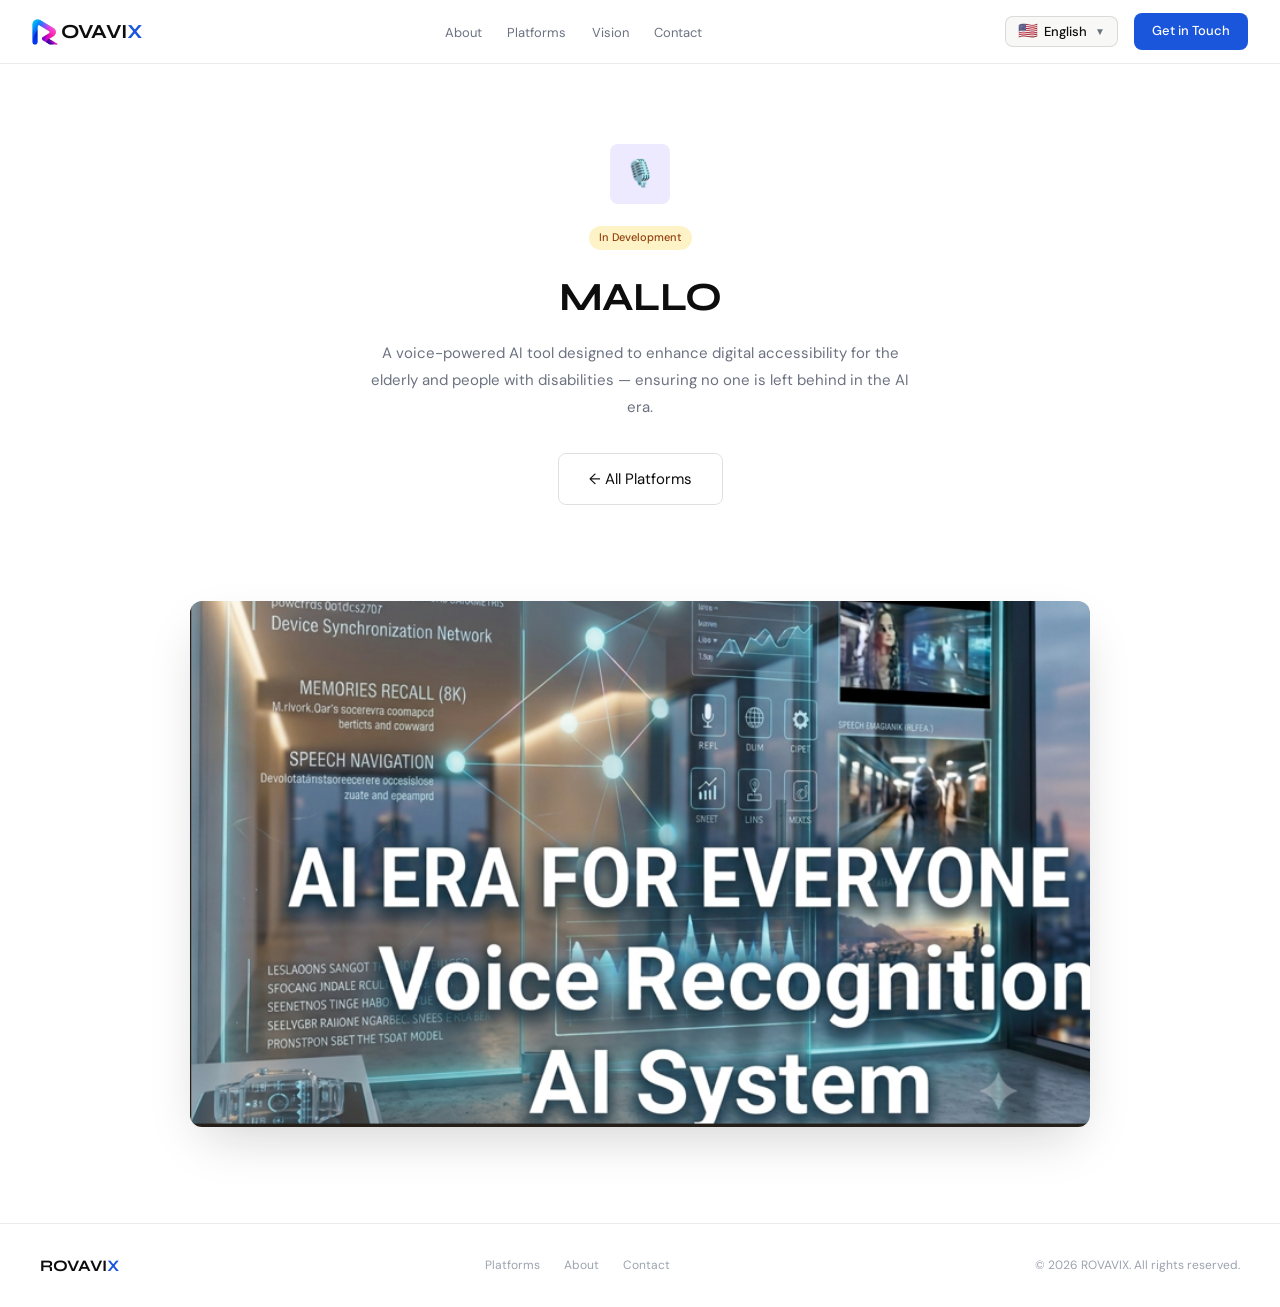
<file: mallo.html>
<!DOCTYPE html>
<html lang="en">
<head>
  <meta charset="UTF-8" />
  <meta name="viewport" content="width=device-width, initial-scale=1.0" />
  <title>MALLO — ROVAVIX</title>
  <meta name="description" content="MALLO is a voice-powered AI tool designed to enhance digital accessibility for the elderly and people with disabilities." />
  <link rel="icon" type="image/png" href="images/logo-mark.png" />
  <link rel="preconnect" href="https://fonts.googleapis.com" />
  <link rel="preconnect" href="https://fonts.gstatic.com" crossorigin />
  <link href="https://fonts.googleapis.com/css2?family=Syne:wght@400;500;600;700&family=DM+Sans:wght@300;400;500&family=Noto+Sans+KR:wght@300;400;500;700&family=Noto+Sans+JP:wght@300;400;500;700&family=Noto+Sans+SC:wght@300;400;500;700&display=swap" rel="stylesheet" />
  <link rel="stylesheet" href="css/style.css" />
</head>
<body>
<nav>
  <a href="index.html" class="nav-logo"><img src="images/logo-icon.png" class="logo-r-icon" alt="R" /><span class="logo-text">OVAVI<span class="logo-accent">X</span></span></a>
  <ul class="nav-links">
    <li><a href="about.html"     class="t" data-key="nav_about">About</a></li>
    <li><a href="platforms.html" class="t" data-key="nav_platforms">Platforms</a></li>
    <li><a href="vision.html"    class="t" data-key="nav_vision">Vision</a></li>
    <li><a href="contact.html"   class="t" data-key="nav_contact">Contact</a></li>
  </ul>
  <div class="nav-right">
    <div class="lang-select-wrap">
      <button class="lang-select-btn" id="langBtn" onclick="toggleDropdown()">
        <span class="lang-flag" id="currentFlag">🇺🇸</span>
        <span id="currentLangName">English</span>
        <span class="lang-arrow">▼</span>
      </button>
      <div class="lang-dropdown" id="langDropdown">
        <button class="lang-option active" onclick="setLang('en')"><span class="lang-flag">🇺🇸</span><span class="lang-option-name">English</span><span class="lang-option-native">English</span></button>
        <button class="lang-option"        onclick="setLang('ko')"><span class="lang-flag">🇰🇷</span><span class="lang-option-name">Korean</span><span class="lang-option-native">한국어</span></button>
        <button class="lang-option"        onclick="setLang('ja')"><span class="lang-flag">🇯🇵</span><span class="lang-option-name">Japanese</span><span class="lang-option-native">日本語</span></button>
        <button class="lang-option"        onclick="setLang('zh')"><span class="lang-flag">🇨🇳</span><span class="lang-option-name">Chinese</span><span class="lang-option-native">中文</span></button>
        <button class="lang-option"        onclick="setLang('es')"><span class="lang-flag">🇪🇸</span><span class="lang-option-name">Spanish</span><span class="lang-option-native">Español</span></button>
        <button class="lang-option"        onclick="setLang('de')"><span class="lang-flag">🇩🇪</span><span class="lang-option-name">German</span><span class="lang-option-native">Deutsch</span></button>
      </div>
    </div>
    <a href="mailto:demoan203@gmail.com" class="nav-cta t" data-key="nav_cta">Get in Touch</a>
  </div>
</nav>

<section style="padding-top:9rem;">
  <div class="section-inner platform-detail-hero">
    <div class="platform-detail-icon" style="background:#ede9fe;">🎙️</div>
    <span class="platform-status status-dev t" data-key="status_dev">In Development</span>
    <h1 class="section-title">MALLO</h1>
    <p class="section-desc t" data-key="mallo_desc">A voice-powered AI tool designed to enhance digital accessibility for the elderly and people with disabilities — ensuring no one is left behind in the AI era.</p>
    <div class="hero-btns">
      <a href="platforms.html" class="btn-secondary t" data-key="back_platforms">← All Platforms</a>
    </div>
  </div>
</section>

<section style="padding-top:0;">
  <div class="section-inner">
    <div class="platform-detail-visual">
      <img src="images/ai-era-voice-recognition.png" alt="AI Era for Everyone — MALLO" />
    </div>
  </div>
</section>

<footer>
  <div class="footer-logo"><span class="logo-text">ROVAVI<span class="logo-accent">X</span></span></div>
  <div class="footer-links">
    <a href="platforms.html" class="t" data-key="nav_platforms">Platforms</a>
    <a href="about.html"     class="t" data-key="nav_about">About</a>
    <a href="contact.html"   class="t" data-key="nav_contact">Contact</a>
  </div>
  <div class="footer-copy">© 2026 ROVAVIX. All rights reserved.</div>
</footer>

<script src="js/lang.js"></script>
<script src="js/main.js"></script>
</body>
</html>
</file>
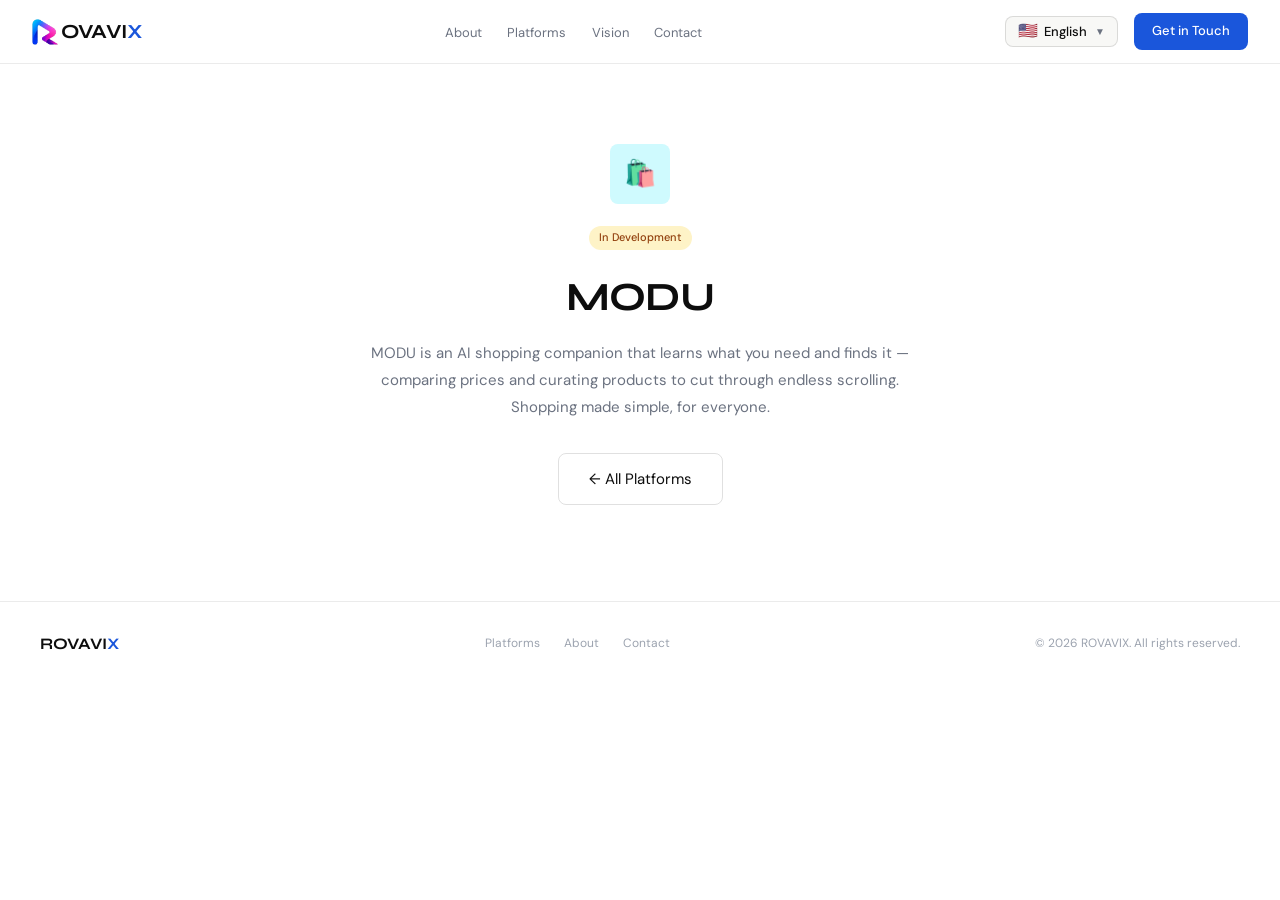
<file: modu.html>
<!DOCTYPE html>
<html lang="en">
<head>
  <meta charset="UTF-8" />
  <meta name="viewport" content="width=device-width, initial-scale=1.0" />
  <title>MODU — ROVAVIX</title>
  <meta name="description" content="MODU is an AI shopping companion that learns what you need and finds it, comparing prices and curating products." />
  <link rel="icon" type="image/png" href="images/logo-mark.png" />
  <link rel="preconnect" href="https://fonts.googleapis.com" />
  <link rel="preconnect" href="https://fonts.gstatic.com" crossorigin />
  <link href="https://fonts.googleapis.com/css2?family=Syne:wght@400;500;600;700&family=DM+Sans:wght@300;400;500&family=Noto+Sans+KR:wght@300;400;500;700&family=Noto+Sans+JP:wght@300;400;500;700&family=Noto+Sans+SC:wght@300;400;500;700&display=swap" rel="stylesheet" />
  <link rel="stylesheet" href="css/style.css" />
</head>
<body>
<nav>
  <a href="index.html" class="nav-logo"><img src="images/logo-icon.png" class="logo-r-icon" alt="R" /><span class="logo-text">OVAVI<span class="logo-accent">X</span></span></a>
  <ul class="nav-links">
    <li><a href="about.html"     class="t" data-key="nav_about">About</a></li>
    <li><a href="platforms.html" class="t" data-key="nav_platforms">Platforms</a></li>
    <li><a href="vision.html"    class="t" data-key="nav_vision">Vision</a></li>
    <li><a href="contact.html"   class="t" data-key="nav_contact">Contact</a></li>
  </ul>
  <div class="nav-right">
    <div class="lang-select-wrap">
      <button class="lang-select-btn" id="langBtn" onclick="toggleDropdown()">
        <span class="lang-flag" id="currentFlag">🇺🇸</span>
        <span id="currentLangName">English</span>
        <span class="lang-arrow">▼</span>
      </button>
      <div class="lang-dropdown" id="langDropdown">
        <button class="lang-option active" onclick="setLang('en')"><span class="lang-flag">🇺🇸</span><span class="lang-option-name">English</span><span class="lang-option-native">English</span></button>
        <button class="lang-option"        onclick="setLang('ko')"><span class="lang-flag">🇰🇷</span><span class="lang-option-name">Korean</span><span class="lang-option-native">한국어</span></button>
        <button class="lang-option"        onclick="setLang('ja')"><span class="lang-flag">🇯🇵</span><span class="lang-option-name">Japanese</span><span class="lang-option-native">日本語</span></button>
        <button class="lang-option"        onclick="setLang('zh')"><span class="lang-flag">🇨🇳</span><span class="lang-option-name">Chinese</span><span class="lang-option-native">中文</span></button>
        <button class="lang-option"        onclick="setLang('es')"><span class="lang-flag">🇪🇸</span><span class="lang-option-name">Spanish</span><span class="lang-option-native">Español</span></button>
        <button class="lang-option"        onclick="setLang('de')"><span class="lang-flag">🇩🇪</span><span class="lang-option-name">German</span><span class="lang-option-native">Deutsch</span></button>
      </div>
    </div>
    <a href="mailto:demoan203@gmail.com" class="nav-cta t" data-key="nav_cta">Get in Touch</a>
  </div>
</nav>

<section style="padding-top:9rem;padding-bottom:6rem;">
  <div class="section-inner platform-detail-hero">
    <div class="platform-detail-icon" style="background:#cffafe;">🛍️</div>
    <span class="platform-status status-dev t" data-key="status_dev">In Development</span>
    <h1 class="section-title">MODU</h1>
    <p class="section-desc t" data-key="modu_desc">MODU is an AI shopping companion that learns what you need and finds it — comparing prices and curating products to cut through endless scrolling. Shopping made simple, for everyone.</p>
    <div class="hero-btns">
      <a href="platforms.html" class="btn-secondary t" data-key="back_platforms">← All Platforms</a>
    </div>
  </div>
</section>

<footer>
  <div class="footer-logo"><span class="logo-text">ROVAVI<span class="logo-accent">X</span></span></div>
  <div class="footer-links">
    <a href="platforms.html" class="t" data-key="nav_platforms">Platforms</a>
    <a href="about.html"     class="t" data-key="nav_about">About</a>
    <a href="contact.html"   class="t" data-key="nav_contact">Contact</a>
  </div>
  <div class="footer-copy">© 2026 ROVAVIX. All rights reserved.</div>
</footer>

<script src="js/lang.js"></script>
<script src="js/main.js"></script>
</body>
</html>
</file>
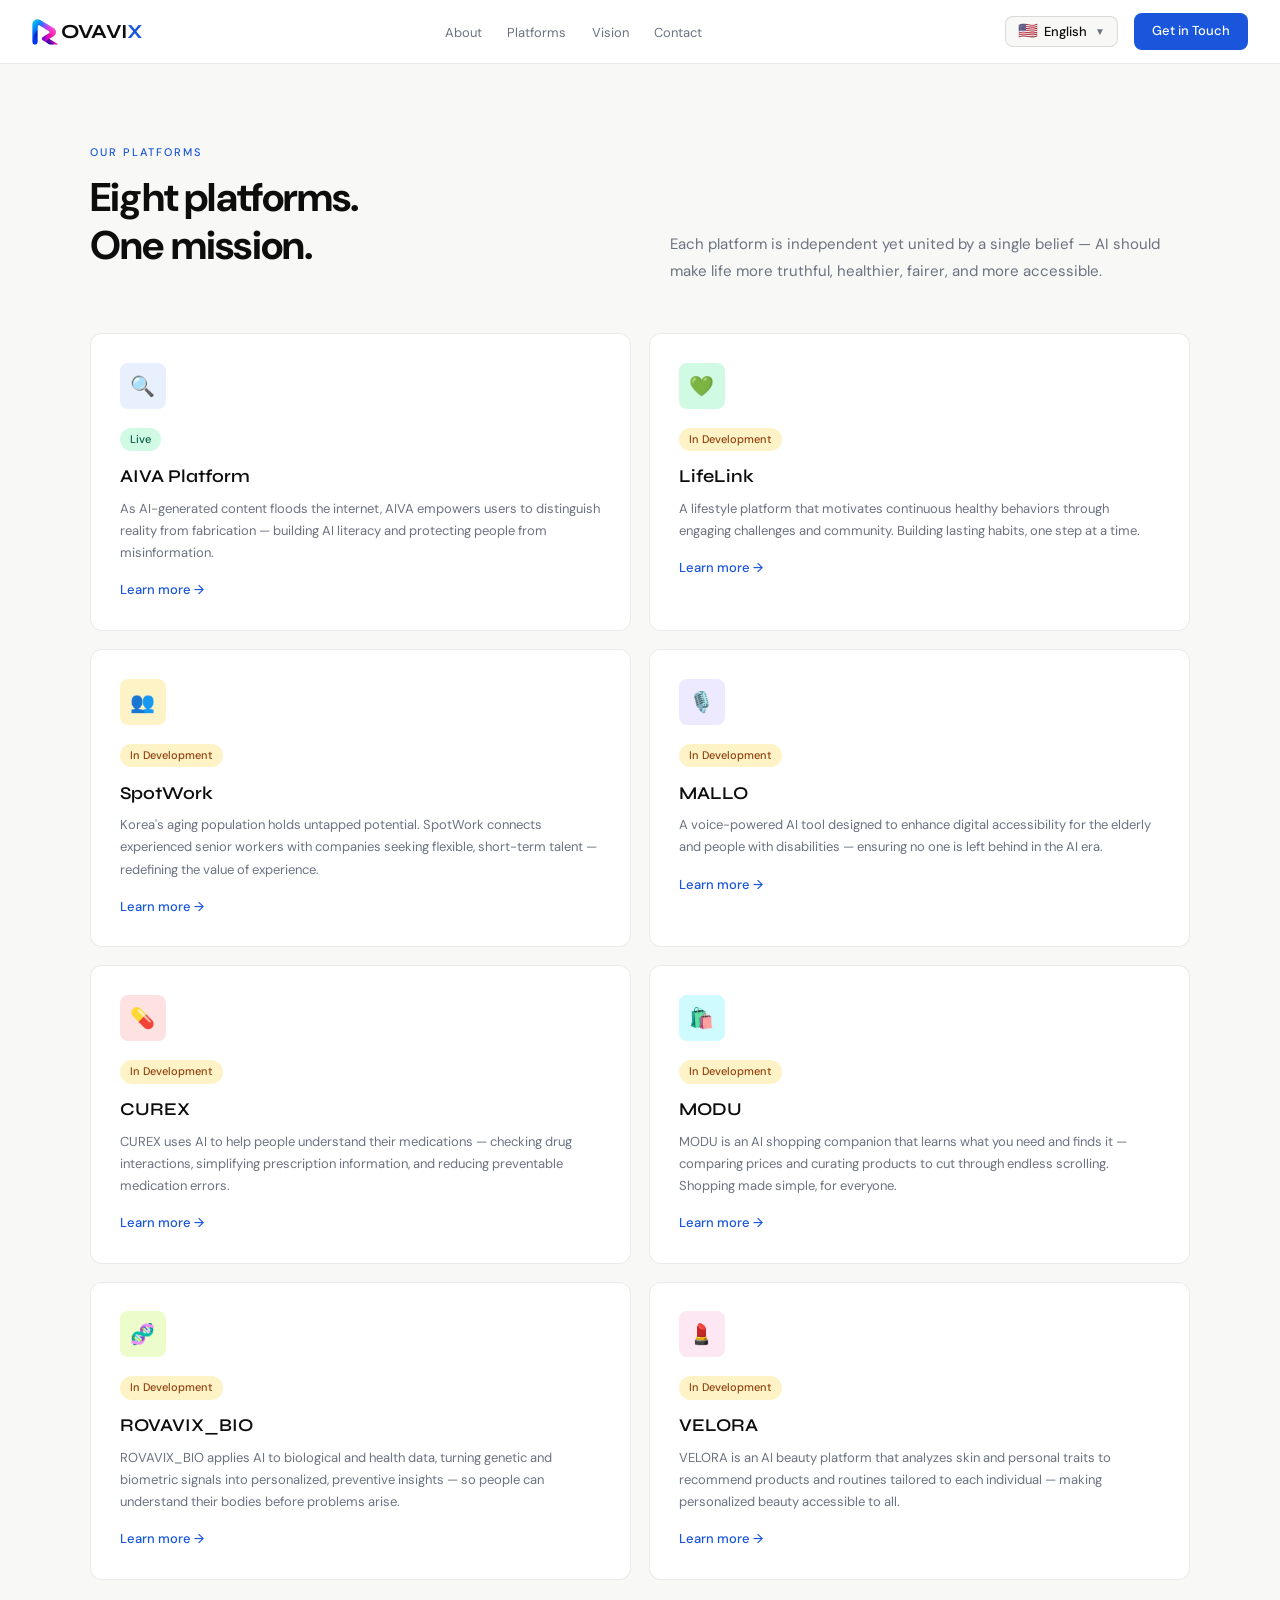
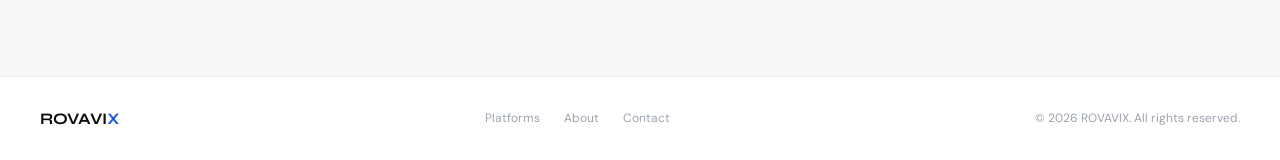
<file: platforms.html>
<!DOCTYPE html>
<html lang="en">
<head>
  <meta charset="UTF-8" />
  <meta name="viewport" content="width=device-width, initial-scale=1.0" />
  <title>Platforms — ROVAVIX</title>
  <meta name="description" content="ROVAVIX is an AI agent company building platforms that connect people with truth, health, opportunity, and accessibility." />
  <link rel="icon" type="image/png" href="images/logo-mark.png" />
  <link rel="preconnect" href="https://fonts.googleapis.com" />
  <link rel="preconnect" href="https://fonts.gstatic.com" crossorigin />
  <link href="https://fonts.googleapis.com/css2?family=Syne:wght@400;500;600;700&family=DM+Sans:wght@300;400;500&family=Noto+Sans+KR:wght@300;400;500;700&family=Noto+Sans+JP:wght@300;400;500;700&family=Noto+Sans+SC:wght@300;400;500;700&display=swap" rel="stylesheet" />
  <link rel="stylesheet" href="css/style.css" />
</head>
<body>
<nav>
  <a href="index.html" class="nav-logo"><img src="images/logo-icon.png" class="logo-r-icon" alt="R" /><span class="logo-text">OVAVI<span class="logo-accent">X</span></span></a>
  <ul class="nav-links">
    <li><a href="about.html"     class="t" data-key="nav_about">About</a></li>
    <li><a href="platforms.html" class="t" data-key="nav_platforms">Platforms</a></li>
    <li><a href="vision.html"    class="t" data-key="nav_vision">Vision</a></li>
    <li><a href="contact.html"   class="t" data-key="nav_contact">Contact</a></li>
  </ul>
  <div class="nav-right">
    <div class="lang-select-wrap">
      <button class="lang-select-btn" id="langBtn" onclick="toggleDropdown()">
        <span class="lang-flag" id="currentFlag">🇺🇸</span>
        <span id="currentLangName">English</span>
        <span class="lang-arrow">▼</span>
      </button>
      <div class="lang-dropdown" id="langDropdown">
        <button class="lang-option active" onclick="setLang('en')"><span class="lang-flag">🇺🇸</span><span class="lang-option-name">English</span><span class="lang-option-native">English</span></button>
        <button class="lang-option"        onclick="setLang('ko')"><span class="lang-flag">🇰🇷</span><span class="lang-option-name">Korean</span><span class="lang-option-native">한국어</span></button>
        <button class="lang-option"        onclick="setLang('ja')"><span class="lang-flag">🇯🇵</span><span class="lang-option-name">Japanese</span><span class="lang-option-native">日本語</span></button>
        <button class="lang-option"        onclick="setLang('zh')"><span class="lang-flag">🇨🇳</span><span class="lang-option-name">Chinese</span><span class="lang-option-native">中文</span></button>
        <button class="lang-option"        onclick="setLang('es')"><span class="lang-flag">🇪🇸</span><span class="lang-option-name">Spanish</span><span class="lang-option-native">Español</span></button>
        <button class="lang-option"        onclick="setLang('de')"><span class="lang-flag">🇩🇪</span><span class="lang-option-name">German</span><span class="lang-option-native">Deutsch</span></button>
      </div>
    </div>
    <a href="mailto:demoan203@gmail.com" class="nav-cta t" data-key="nav_cta">Get in Touch</a>
  </div>
</nav>

<section class="platforms-section" id="platforms" style="padding-top:9rem;">
  <div class="section-inner">
    <div class="platforms-header">
      <div>
        <div class="section-tag t" data-key="plat_tag">Our Platforms</div>
        <div class="section-title t" data-key="plat_title">Eight platforms.<br>One mission.</div>
      </div>
      <p class="section-desc t" data-key="plat_desc">Each platform is independent yet united by a single belief — AI should make life more truthful, healthier, fairer, and more accessible.</p>
    </div>
    <div class="platforms-grid">
      <a class="platform-card" href="https://www.aiva.run" target="_blank" rel="noopener">
        <div class="platform-icon" style="background:#e8f0fe;">🔍</div>
        <span class="platform-status status-live t" data-key="status_live">Live</span>
        <h3>AIVA Platform</h3>
        <p class="t" data-key="aiva_desc">As AI-generated content floods the internet, AIVA empowers users to distinguish reality from fabrication — building AI literacy and protecting people from misinformation.</p>
        <div class="platform-arrow t" data-key="learn_more">Learn more →</div>
      </a>
      <a class="platform-card" href="https://www.lifelink.run" target="_blank" rel="noopener">
        <div class="platform-icon" style="background:#d1fae5;">💚</div>
        <span class="platform-status status-dev t" data-key="status_dev">In Development</span>
        <h3>LifeLink</h3>
        <p class="t" data-key="lifelink_desc">A lifestyle platform that motivates continuous healthy behaviors through engaging challenges and community. Building lasting habits, one step at a time.</p>
        <div class="platform-arrow t" data-key="learn_more">Learn more →</div>
      </a>
      <a class="platform-card" href="https://www.spotwork.run" target="_blank" rel="noopener">
        <div class="platform-icon" style="background:#fef3c7;">👥</div>
        <span class="platform-status status-dev t" data-key="status_dev">In Development</span>
        <h3>SpotWork</h3>
        <p class="t" data-key="spotwork_desc">Korea's aging population holds untapped potential. SpotWork connects experienced senior workers with companies seeking flexible, short-term talent — redefining the value of experience.</p>
        <div class="platform-arrow t" data-key="learn_more">Learn more →</div>
      </a>
      <a class="platform-card" href="mallo.html">
        <div class="platform-icon" style="background:#ede9fe;">🎙️</div>
        <span class="platform-status status-dev t" data-key="status_dev">In Development</span>
        <h3>MALLO</h3>
        <p class="t" data-key="mallo_desc">A voice-powered AI tool designed to enhance digital accessibility for the elderly and people with disabilities — ensuring no one is left behind in the AI era.</p>
        <div class="platform-arrow t" data-key="learn_more">Learn more →</div>
      </a>
      <a class="platform-card" href="https://www.curex.bio" target="_blank" rel="noopener">
        <div class="platform-icon" style="background:#fee2e2;">💊</div>
        <span class="platform-status status-dev t" data-key="status_dev">In Development</span>
        <h3>CUREX</h3>
        <p class="t" data-key="curex_desc">CUREX uses AI to help people understand their medications — checking drug interactions, simplifying prescription information, and reducing preventable medication errors.</p>
        <div class="platform-arrow t" data-key="learn_more">Learn more →</div>
      </a>
      <a class="platform-card" href="https://www.modu.run" target="_blank" rel="noopener">
        <div class="platform-icon" style="background:#cffafe;">🛍️</div>
        <span class="platform-status status-dev t" data-key="status_dev">In Development</span>
        <h3>MODU</h3>
        <p class="t" data-key="modu_desc">MODU is an AI shopping companion that learns what you need and finds it — comparing prices and curating products to cut through endless scrolling. Shopping made simple, for everyone.</p>
        <div class="platform-arrow t" data-key="learn_more">Learn more →</div>
      </a>
      <a class="platform-card" href="https://www.rovavix.bio" target="_blank" rel="noopener">
        <div class="platform-icon" style="background:#ecfccb;">🧬</div>
        <span class="platform-status status-dev t" data-key="status_dev">In Development</span>
        <h3>ROVAVIX_BIO</h3>
        <p class="t" data-key="bio_desc">ROVAVIX_BIO applies AI to biological and health data, turning genetic and biometric signals into personalized, preventive insights — so people can understand their bodies before problems arise.</p>
        <div class="platform-arrow t" data-key="learn_more">Learn more →</div>
      </a>
      <a class="platform-card" href="https://www.velora.ai.kr" target="_blank" rel="noopener">
        <div class="platform-icon" style="background:#fce7f3;">💄</div>
        <span class="platform-status status-dev t" data-key="status_dev">In Development</span>
        <h3>VELORA</h3>
        <p class="t" data-key="velora_desc">VELORA is an AI beauty platform that analyzes skin and personal traits to recommend products and routines tailored to each individual — making personalized beauty accessible to all.</p>
        <div class="platform-arrow t" data-key="learn_more">Learn more →</div>
      </a>
    </div>
  </div>
</section>

<footer>
  <div class="footer-logo"><span class="logo-text">ROVAVI<span class="logo-accent">X</span></span></div>
  <div class="footer-links">
    <a href="platforms.html" class="t" data-key="nav_platforms">Platforms</a>
    <a href="about.html"     class="t" data-key="nav_about">About</a>
    <a href="contact.html"   class="t" data-key="nav_contact">Contact</a>
  </div>
  <div class="footer-copy">© 2026 ROVAVIX. All rights reserved.</div>
</footer>

<script src="js/lang.js"></script>
<script src="js/main.js"></script>
</body>
</html>
</file>
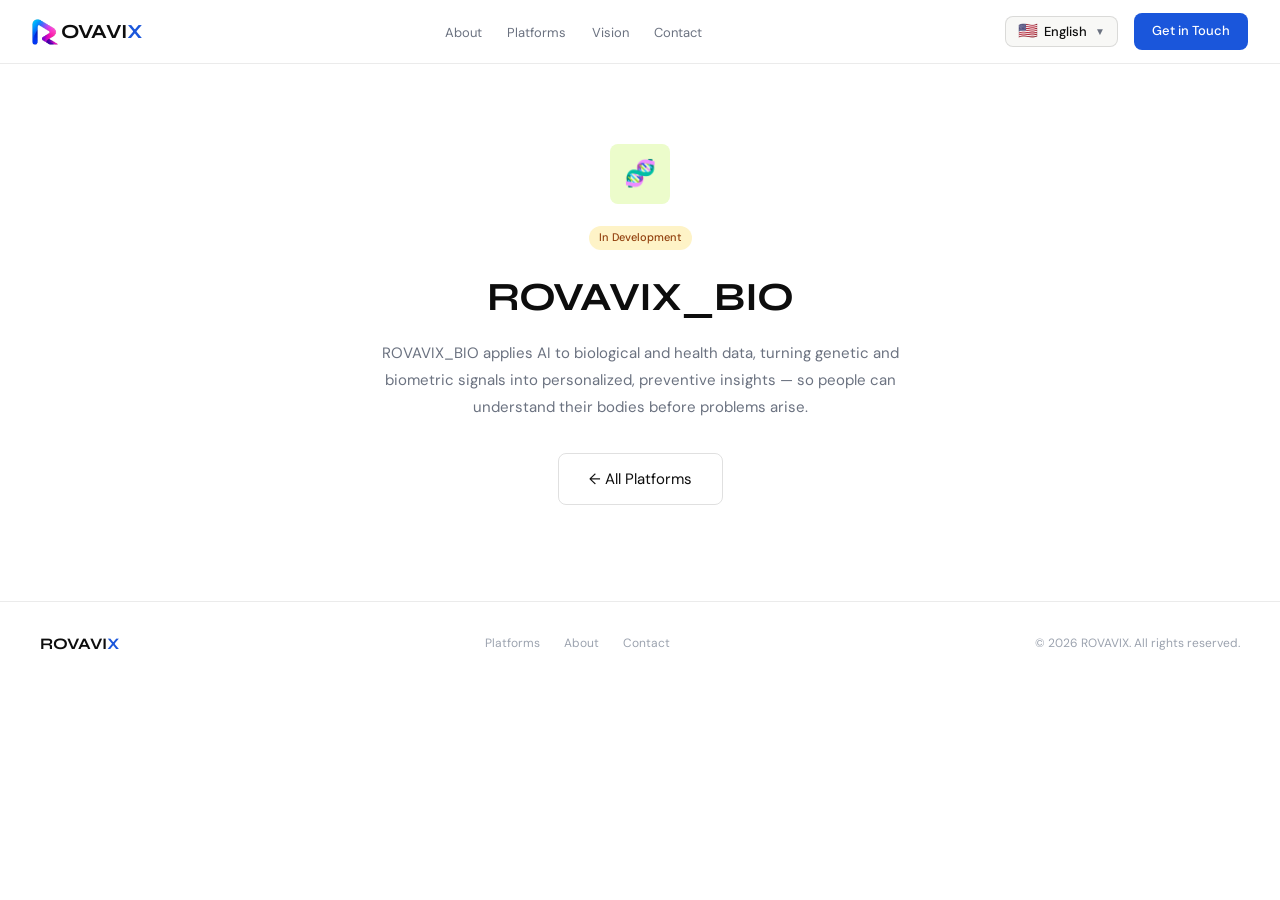
<file: rovavix-bio.html>
<!DOCTYPE html>
<html lang="en">
<head>
  <meta charset="UTF-8" />
  <meta name="viewport" content="width=device-width, initial-scale=1.0" />
  <title>ROVAVIX_BIO — ROVAVIX</title>
  <meta name="description" content="ROVAVIX_BIO applies AI to biological and health data, turning genetic and biometric signals into personalized, preventive insights." />
  <link rel="icon" type="image/png" href="images/logo-mark.png" />
  <link rel="preconnect" href="https://fonts.googleapis.com" />
  <link rel="preconnect" href="https://fonts.gstatic.com" crossorigin />
  <link href="https://fonts.googleapis.com/css2?family=Syne:wght@400;500;600;700&family=DM+Sans:wght@300;400;500&family=Noto+Sans+KR:wght@300;400;500;700&family=Noto+Sans+JP:wght@300;400;500;700&family=Noto+Sans+SC:wght@300;400;500;700&display=swap" rel="stylesheet" />
  <link rel="stylesheet" href="css/style.css" />
</head>
<body>
<nav>
  <a href="index.html" class="nav-logo"><img src="images/logo-icon.png" class="logo-r-icon" alt="R" /><span class="logo-text">OVAVI<span class="logo-accent">X</span></span></a>
  <ul class="nav-links">
    <li><a href="about.html"     class="t" data-key="nav_about">About</a></li>
    <li><a href="platforms.html" class="t" data-key="nav_platforms">Platforms</a></li>
    <li><a href="vision.html"    class="t" data-key="nav_vision">Vision</a></li>
    <li><a href="contact.html"   class="t" data-key="nav_contact">Contact</a></li>
  </ul>
  <div class="nav-right">
    <div class="lang-select-wrap">
      <button class="lang-select-btn" id="langBtn" onclick="toggleDropdown()">
        <span class="lang-flag" id="currentFlag">🇺🇸</span>
        <span id="currentLangName">English</span>
        <span class="lang-arrow">▼</span>
      </button>
      <div class="lang-dropdown" id="langDropdown">
        <button class="lang-option active" onclick="setLang('en')"><span class="lang-flag">🇺🇸</span><span class="lang-option-name">English</span><span class="lang-option-native">English</span></button>
        <button class="lang-option"        onclick="setLang('ko')"><span class="lang-flag">🇰🇷</span><span class="lang-option-name">Korean</span><span class="lang-option-native">한국어</span></button>
        <button class="lang-option"        onclick="setLang('ja')"><span class="lang-flag">🇯🇵</span><span class="lang-option-name">Japanese</span><span class="lang-option-native">日本語</span></button>
        <button class="lang-option"        onclick="setLang('zh')"><span class="lang-flag">🇨🇳</span><span class="lang-option-name">Chinese</span><span class="lang-option-native">中文</span></button>
        <button class="lang-option"        onclick="setLang('es')"><span class="lang-flag">🇪🇸</span><span class="lang-option-name">Spanish</span><span class="lang-option-native">Español</span></button>
        <button class="lang-option"        onclick="setLang('de')"><span class="lang-flag">🇩🇪</span><span class="lang-option-name">German</span><span class="lang-option-native">Deutsch</span></button>
      </div>
    </div>
    <a href="mailto:demoan203@gmail.com" class="nav-cta t" data-key="nav_cta">Get in Touch</a>
  </div>
</nav>

<section style="padding-top:9rem;padding-bottom:6rem;">
  <div class="section-inner platform-detail-hero">
    <div class="platform-detail-icon" style="background:#ecfccb;">🧬</div>
    <span class="platform-status status-dev t" data-key="status_dev">In Development</span>
    <h1 class="section-title">ROVAVIX_BIO</h1>
    <p class="section-desc t" data-key="bio_desc">ROVAVIX_BIO applies AI to biological and health data, turning genetic and biometric signals into personalized, preventive insights — so people can understand their bodies before problems arise.</p>
    <div class="hero-btns">
      <a href="platforms.html" class="btn-secondary t" data-key="back_platforms">← All Platforms</a>
    </div>
  </div>
</section>

<footer>
  <div class="footer-logo"><span class="logo-text">ROVAVI<span class="logo-accent">X</span></span></div>
  <div class="footer-links">
    <a href="platforms.html" class="t" data-key="nav_platforms">Platforms</a>
    <a href="about.html"     class="t" data-key="nav_about">About</a>
    <a href="contact.html"   class="t" data-key="nav_contact">Contact</a>
  </div>
  <div class="footer-copy">© 2026 ROVAVIX. All rights reserved.</div>
</footer>

<script src="js/lang.js"></script>
<script src="js/main.js"></script>
</body>
</html>
</file>
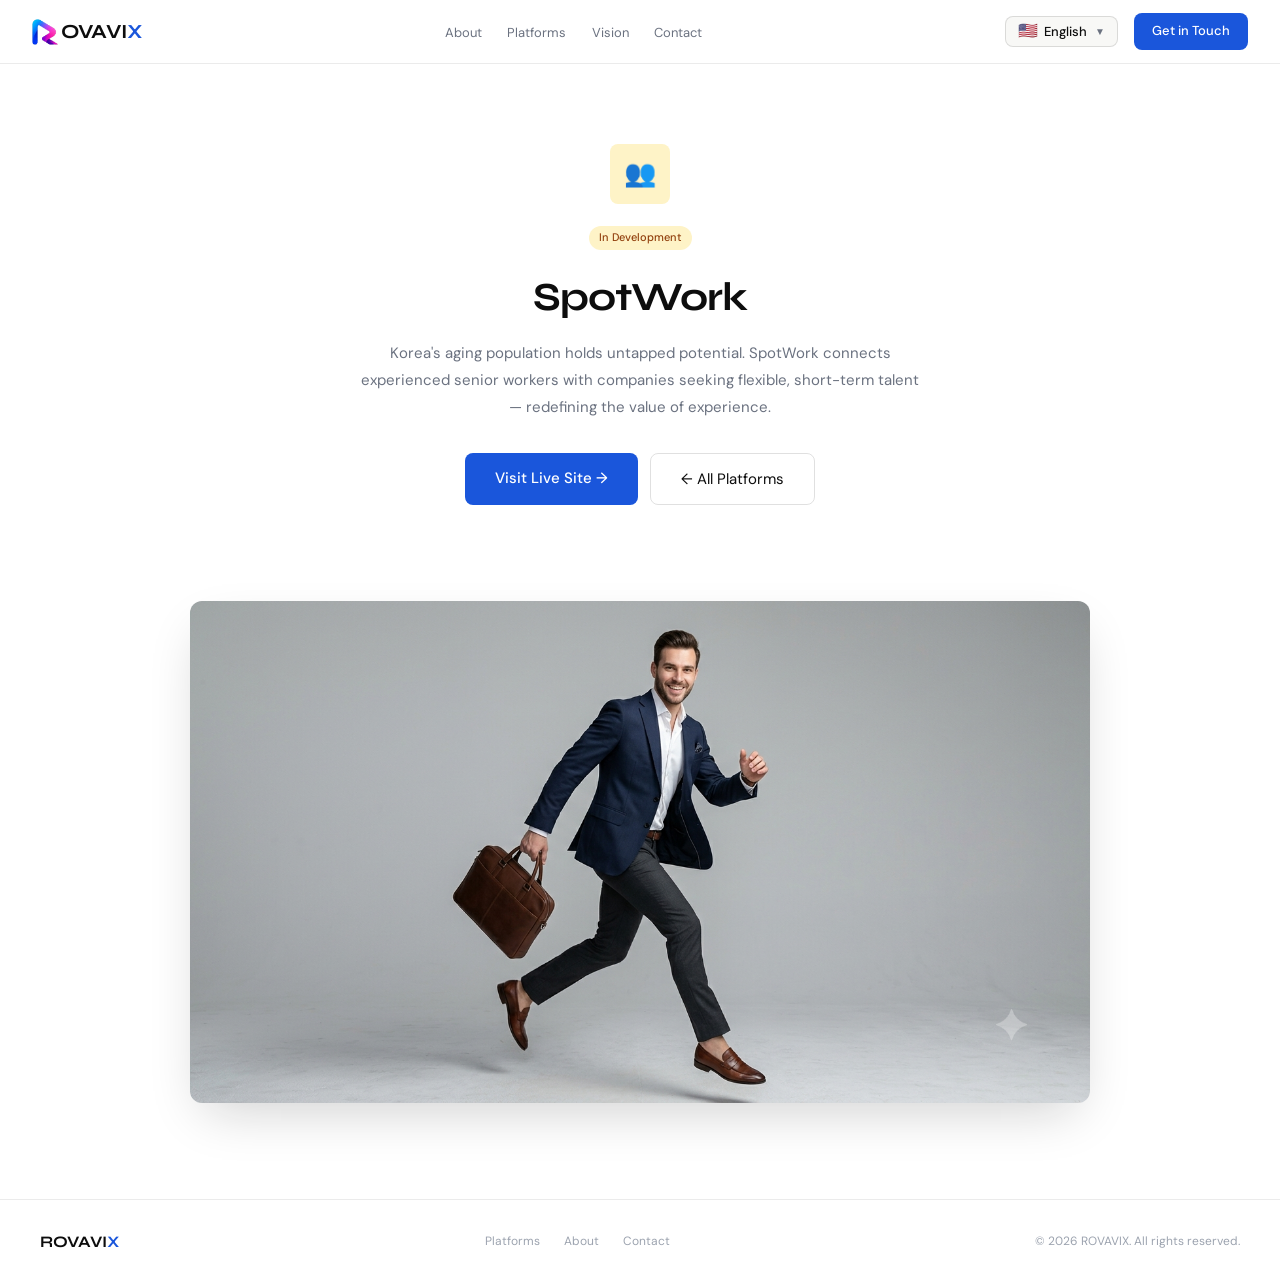
<file: spotwork.html>
<!DOCTYPE html>
<html lang="en">
<head>
  <meta charset="UTF-8" />
  <meta name="viewport" content="width=device-width, initial-scale=1.0" />
  <title>SpotWork — ROVAVIX</title>
  <meta name="description" content="SpotWork connects experienced senior workers with companies seeking flexible, short-term talent." />
  <link rel="icon" type="image/png" href="images/logo-mark.png" />
  <link rel="preconnect" href="https://fonts.googleapis.com" />
  <link rel="preconnect" href="https://fonts.gstatic.com" crossorigin />
  <link href="https://fonts.googleapis.com/css2?family=Syne:wght@400;500;600;700&family=DM+Sans:wght@300;400;500&family=Noto+Sans+KR:wght@300;400;500;700&family=Noto+Sans+JP:wght@300;400;500;700&family=Noto+Sans+SC:wght@300;400;500;700&display=swap" rel="stylesheet" />
  <link rel="stylesheet" href="css/style.css" />
</head>
<body>
<nav>
  <a href="index.html" class="nav-logo"><img src="images/logo-icon.png" class="logo-r-icon" alt="R" /><span class="logo-text">OVAVI<span class="logo-accent">X</span></span></a>
  <ul class="nav-links">
    <li><a href="about.html"     class="t" data-key="nav_about">About</a></li>
    <li><a href="platforms.html" class="t" data-key="nav_platforms">Platforms</a></li>
    <li><a href="vision.html"    class="t" data-key="nav_vision">Vision</a></li>
    <li><a href="contact.html"   class="t" data-key="nav_contact">Contact</a></li>
  </ul>
  <div class="nav-right">
    <div class="lang-select-wrap">
      <button class="lang-select-btn" id="langBtn" onclick="toggleDropdown()">
        <span class="lang-flag" id="currentFlag">🇺🇸</span>
        <span id="currentLangName">English</span>
        <span class="lang-arrow">▼</span>
      </button>
      <div class="lang-dropdown" id="langDropdown">
        <button class="lang-option active" onclick="setLang('en')"><span class="lang-flag">🇺🇸</span><span class="lang-option-name">English</span><span class="lang-option-native">English</span></button>
        <button class="lang-option"        onclick="setLang('ko')"><span class="lang-flag">🇰🇷</span><span class="lang-option-name">Korean</span><span class="lang-option-native">한국어</span></button>
        <button class="lang-option"        onclick="setLang('ja')"><span class="lang-flag">🇯🇵</span><span class="lang-option-name">Japanese</span><span class="lang-option-native">日本語</span></button>
        <button class="lang-option"        onclick="setLang('zh')"><span class="lang-flag">🇨🇳</span><span class="lang-option-name">Chinese</span><span class="lang-option-native">中文</span></button>
        <button class="lang-option"        onclick="setLang('es')"><span class="lang-flag">🇪🇸</span><span class="lang-option-name">Spanish</span><span class="lang-option-native">Español</span></button>
        <button class="lang-option"        onclick="setLang('de')"><span class="lang-flag">🇩🇪</span><span class="lang-option-name">German</span><span class="lang-option-native">Deutsch</span></button>
      </div>
    </div>
    <a href="mailto:demoan203@gmail.com" class="nav-cta t" data-key="nav_cta">Get in Touch</a>
  </div>
</nav>

<section style="padding-top:9rem;">
  <div class="section-inner platform-detail-hero">
    <div class="platform-detail-icon" style="background:#fef3c7;">👥</div>
    <span class="platform-status status-dev t" data-key="status_dev">In Development</span>
    <h1 class="section-title">SpotWork</h1>
    <p class="section-desc t" data-key="spotwork_desc">Korea's aging population holds untapped potential. SpotWork connects experienced senior workers with companies seeking flexible, short-term talent — redefining the value of experience.</p>
    <div class="hero-btns">
      <a href="https://www.spotwork.run" target="_blank" rel="noopener" class="btn-primary t" data-key="visit_live">Visit Live Site →</a>
      <a href="platforms.html" class="btn-secondary t" data-key="back_platforms">← All Platforms</a>
    </div>
  </div>
</section>

<section style="padding-top:0;">
  <div class="section-inner">
    <div class="platform-detail-visual">
      <img src="images/Gemini_Generated_Image_w12c3ew12c3ew12c.png" alt="SpotWork — www.spotwork.run" />
    </div>
  </div>
</section>

<footer>
  <div class="footer-logo"><span class="logo-text">ROVAVI<span class="logo-accent">X</span></span></div>
  <div class="footer-links">
    <a href="platforms.html" class="t" data-key="nav_platforms">Platforms</a>
    <a href="about.html"     class="t" data-key="nav_about">About</a>
    <a href="contact.html"   class="t" data-key="nav_contact">Contact</a>
  </div>
  <div class="footer-copy">© 2026 ROVAVIX. All rights reserved.</div>
</footer>

<script src="js/lang.js"></script>
<script src="js/main.js"></script>
</body>
</html>
</file>
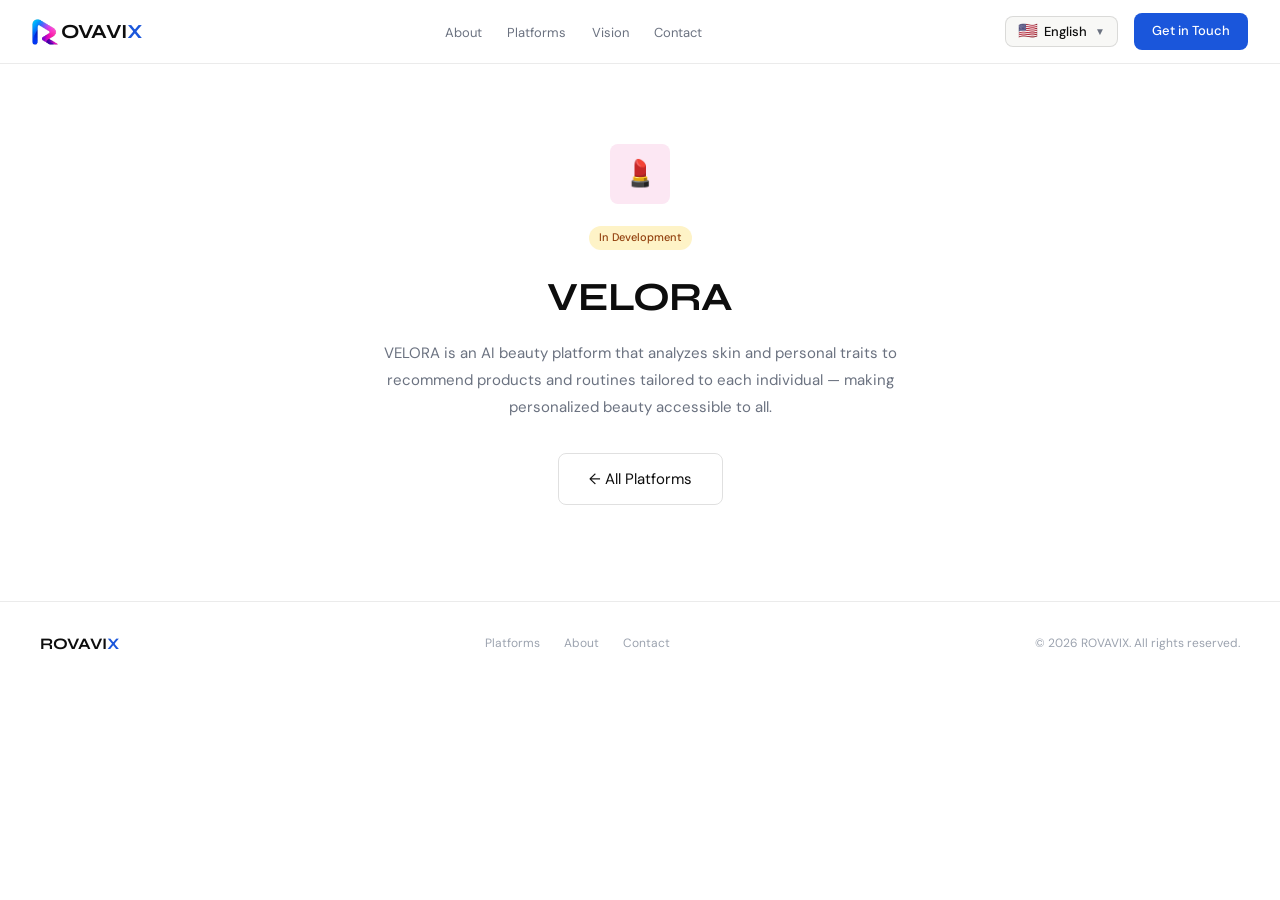
<file: velora.html>
<!DOCTYPE html>
<html lang="en">
<head>
  <meta charset="UTF-8" />
  <meta name="viewport" content="width=device-width, initial-scale=1.0" />
  <title>VELORA — ROVAVIX</title>
  <meta name="description" content="VELORA is an AI beauty platform that analyzes skin and personal traits to recommend products and routines tailored to each individual." />
  <link rel="icon" type="image/png" href="images/logo-mark.png" />
  <link rel="preconnect" href="https://fonts.googleapis.com" />
  <link rel="preconnect" href="https://fonts.gstatic.com" crossorigin />
  <link href="https://fonts.googleapis.com/css2?family=Syne:wght@400;500;600;700&family=DM+Sans:wght@300;400;500&family=Noto+Sans+KR:wght@300;400;500;700&family=Noto+Sans+JP:wght@300;400;500;700&family=Noto+Sans+SC:wght@300;400;500;700&display=swap" rel="stylesheet" />
  <link rel="stylesheet" href="css/style.css" />
</head>
<body>
<nav>
  <a href="index.html" class="nav-logo"><img src="images/logo-icon.png" class="logo-r-icon" alt="R" /><span class="logo-text">OVAVI<span class="logo-accent">X</span></span></a>
  <ul class="nav-links">
    <li><a href="about.html"     class="t" data-key="nav_about">About</a></li>
    <li><a href="platforms.html" class="t" data-key="nav_platforms">Platforms</a></li>
    <li><a href="vision.html"    class="t" data-key="nav_vision">Vision</a></li>
    <li><a href="contact.html"   class="t" data-key="nav_contact">Contact</a></li>
  </ul>
  <div class="nav-right">
    <div class="lang-select-wrap">
      <button class="lang-select-btn" id="langBtn" onclick="toggleDropdown()">
        <span class="lang-flag" id="currentFlag">🇺🇸</span>
        <span id="currentLangName">English</span>
        <span class="lang-arrow">▼</span>
      </button>
      <div class="lang-dropdown" id="langDropdown">
        <button class="lang-option active" onclick="setLang('en')"><span class="lang-flag">🇺🇸</span><span class="lang-option-name">English</span><span class="lang-option-native">English</span></button>
        <button class="lang-option"        onclick="setLang('ko')"><span class="lang-flag">🇰🇷</span><span class="lang-option-name">Korean</span><span class="lang-option-native">한국어</span></button>
        <button class="lang-option"        onclick="setLang('ja')"><span class="lang-flag">🇯🇵</span><span class="lang-option-name">Japanese</span><span class="lang-option-native">日本語</span></button>
        <button class="lang-option"        onclick="setLang('zh')"><span class="lang-flag">🇨🇳</span><span class="lang-option-name">Chinese</span><span class="lang-option-native">中文</span></button>
        <button class="lang-option"        onclick="setLang('es')"><span class="lang-flag">🇪🇸</span><span class="lang-option-name">Spanish</span><span class="lang-option-native">Español</span></button>
        <button class="lang-option"        onclick="setLang('de')"><span class="lang-flag">🇩🇪</span><span class="lang-option-name">German</span><span class="lang-option-native">Deutsch</span></button>
      </div>
    </div>
    <a href="mailto:demoan203@gmail.com" class="nav-cta t" data-key="nav_cta">Get in Touch</a>
  </div>
</nav>

<section style="padding-top:9rem;padding-bottom:6rem;">
  <div class="section-inner platform-detail-hero">
    <div class="platform-detail-icon" style="background:#fce7f3;">💄</div>
    <span class="platform-status status-dev t" data-key="status_dev">In Development</span>
    <h1 class="section-title">VELORA</h1>
    <p class="section-desc t" data-key="velora_desc">VELORA is an AI beauty platform that analyzes skin and personal traits to recommend products and routines tailored to each individual — making personalized beauty accessible to all.</p>
    <div class="hero-btns">
      <a href="platforms.html" class="btn-secondary t" data-key="back_platforms">← All Platforms</a>
    </div>
  </div>
</section>

<footer>
  <div class="footer-logo"><span class="logo-text">ROVAVI<span class="logo-accent">X</span></span></div>
  <div class="footer-links">
    <a href="platforms.html" class="t" data-key="nav_platforms">Platforms</a>
    <a href="about.html"     class="t" data-key="nav_about">About</a>
    <a href="contact.html"   class="t" data-key="nav_contact">Contact</a>
  </div>
  <div class="footer-copy">© 2026 ROVAVIX. All rights reserved.</div>
</footer>

<script src="js/lang.js"></script>
<script src="js/main.js"></script>
</body>
</html>
</file>
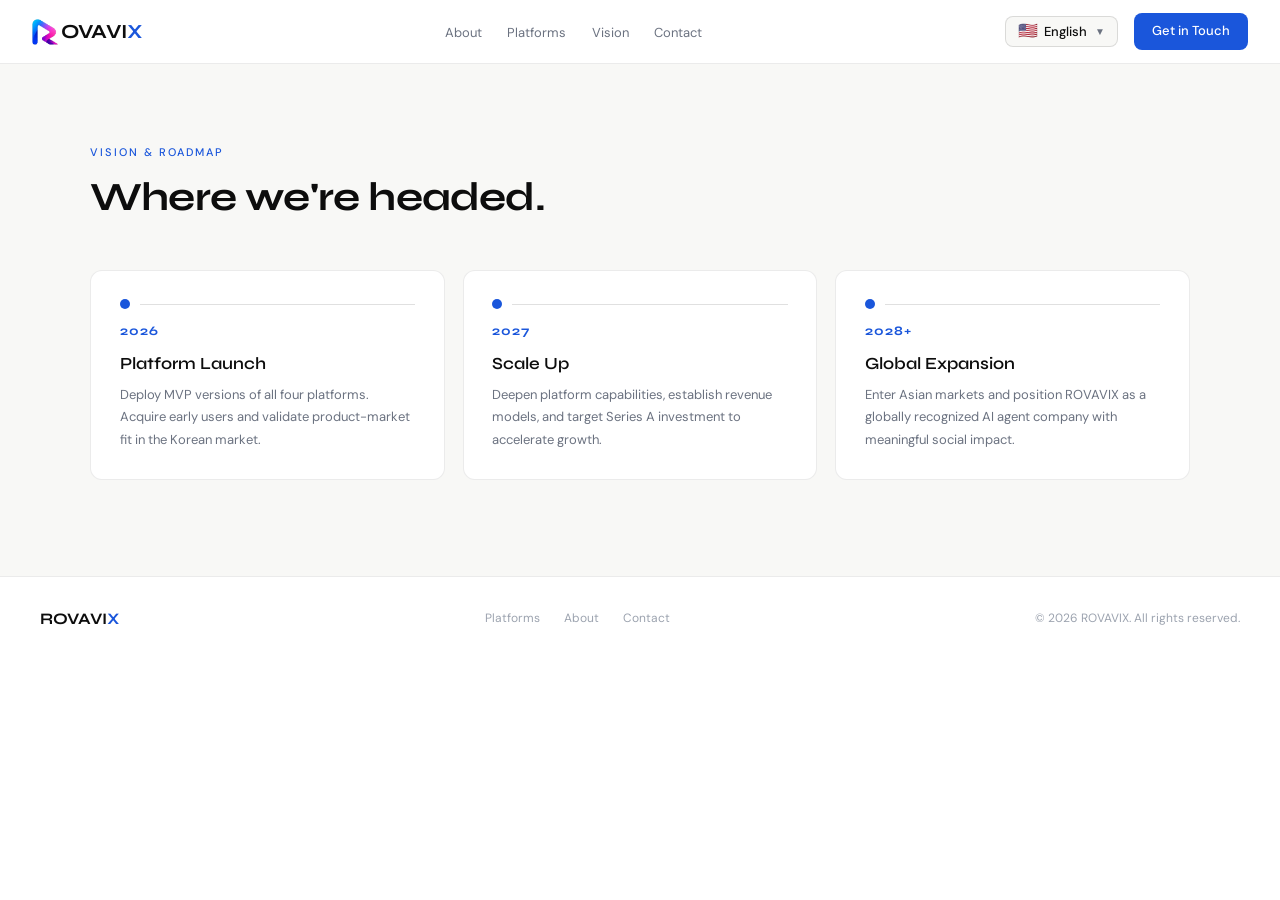
<file: vision.html>
<!DOCTYPE html>
<html lang="en">
<head>
  <meta charset="UTF-8" />
  <meta name="viewport" content="width=device-width, initial-scale=1.0" />
  <title>Vision — ROVAVIX</title>
  <meta name="description" content="ROVAVIX is an AI agent company building platforms that connect people with truth, health, opportunity, and accessibility." />
  <link rel="icon" type="image/png" href="images/logo-mark.png" />
  <link rel="preconnect" href="https://fonts.googleapis.com" />
  <link rel="preconnect" href="https://fonts.gstatic.com" crossorigin />
  <link href="https://fonts.googleapis.com/css2?family=Syne:wght@400;500;600;700&family=DM+Sans:wght@300;400;500&family=Noto+Sans+KR:wght@300;400;500;700&family=Noto+Sans+JP:wght@300;400;500;700&family=Noto+Sans+SC:wght@300;400;500;700&display=swap" rel="stylesheet" />
  <link rel="stylesheet" href="css/style.css" />
</head>
<body>
<nav>
  <a href="index.html" class="nav-logo"><img src="images/logo-icon.png" class="logo-r-icon" alt="R" /><span class="logo-text">OVAVI<span class="logo-accent">X</span></span></a>
  <ul class="nav-links">
    <li><a href="about.html"     class="t" data-key="nav_about">About</a></li>
    <li><a href="platforms.html" class="t" data-key="nav_platforms">Platforms</a></li>
    <li><a href="vision.html"    class="t" data-key="nav_vision">Vision</a></li>
    <li><a href="contact.html"   class="t" data-key="nav_contact">Contact</a></li>
  </ul>
  <div class="nav-right">
    <div class="lang-select-wrap">
      <button class="lang-select-btn" id="langBtn" onclick="toggleDropdown()">
        <span class="lang-flag" id="currentFlag">🇺🇸</span>
        <span id="currentLangName">English</span>
        <span class="lang-arrow">▼</span>
      </button>
      <div class="lang-dropdown" id="langDropdown">
        <button class="lang-option active" onclick="setLang('en')"><span class="lang-flag">🇺🇸</span><span class="lang-option-name">English</span><span class="lang-option-native">English</span></button>
        <button class="lang-option"        onclick="setLang('ko')"><span class="lang-flag">🇰🇷</span><span class="lang-option-name">Korean</span><span class="lang-option-native">한국어</span></button>
        <button class="lang-option"        onclick="setLang('ja')"><span class="lang-flag">🇯🇵</span><span class="lang-option-name">Japanese</span><span class="lang-option-native">日本語</span></button>
        <button class="lang-option"        onclick="setLang('zh')"><span class="lang-flag">🇨🇳</span><span class="lang-option-name">Chinese</span><span class="lang-option-native">中文</span></button>
        <button class="lang-option"        onclick="setLang('es')"><span class="lang-flag">🇪🇸</span><span class="lang-option-name">Spanish</span><span class="lang-option-native">Español</span></button>
        <button class="lang-option"        onclick="setLang('de')"><span class="lang-flag">🇩🇪</span><span class="lang-option-name">German</span><span class="lang-option-native">Deutsch</span></button>
      </div>
    </div>
    <a href="mailto:demoan203@gmail.com" class="nav-cta t" data-key="nav_cta">Get in Touch</a>
  </div>
</nav>

<section class="vision-section" id="vision" style="padding-top:9rem;">
  <div class="section-inner">
    <div class="section-tag t" data-key="vision_tag">Vision & Roadmap</div>
    <h2 class="section-title t" data-key="vision_title">Where we're headed.</h2>
    <div class="vision-grid">
      <div class="vision-card">
        <div class="vision-line"><div class="vision-dot"></div><div class="vision-connector"></div></div>
        <div class="vision-year">2026</div>
        <h4 class="t" data-key="v1_title">Platform Launch</h4>
        <p class="t" data-key="v1_desc">Deploy MVP versions of all four platforms. Acquire early users and validate product-market fit in the Korean market.</p>
      </div>
      <div class="vision-card">
        <div class="vision-line"><div class="vision-dot"></div><div class="vision-connector"></div></div>
        <div class="vision-year">2027</div>
        <h4 class="t" data-key="v2_title">Scale Up</h4>
        <p class="t" data-key="v2_desc">Deepen platform capabilities, establish revenue models, and target Series A investment to accelerate growth.</p>
      </div>
      <div class="vision-card">
        <div class="vision-line"><div class="vision-dot"></div><div class="vision-connector"></div></div>
        <div class="vision-year">2028+</div>
        <h4 class="t" data-key="v3_title">Global Expansion</h4>
        <p class="t" data-key="v3_desc">Enter Asian markets and position ROVAVIX as a globally recognized AI agent company with meaningful social impact.</p>
      </div>
    </div>
  </div>
</section>

<footer>
  <div class="footer-logo"><span class="logo-text">ROVAVI<span class="logo-accent">X</span></span></div>
  <div class="footer-links">
    <a href="platforms.html" class="t" data-key="nav_platforms">Platforms</a>
    <a href="about.html"     class="t" data-key="nav_about">About</a>
    <a href="contact.html"   class="t" data-key="nav_contact">Contact</a>
  </div>
  <div class="footer-copy">© 2026 ROVAVIX. All rights reserved.</div>
</footer>

<script src="js/lang.js"></script>
<script src="js/main.js"></script>
</body>
</html>
</file>
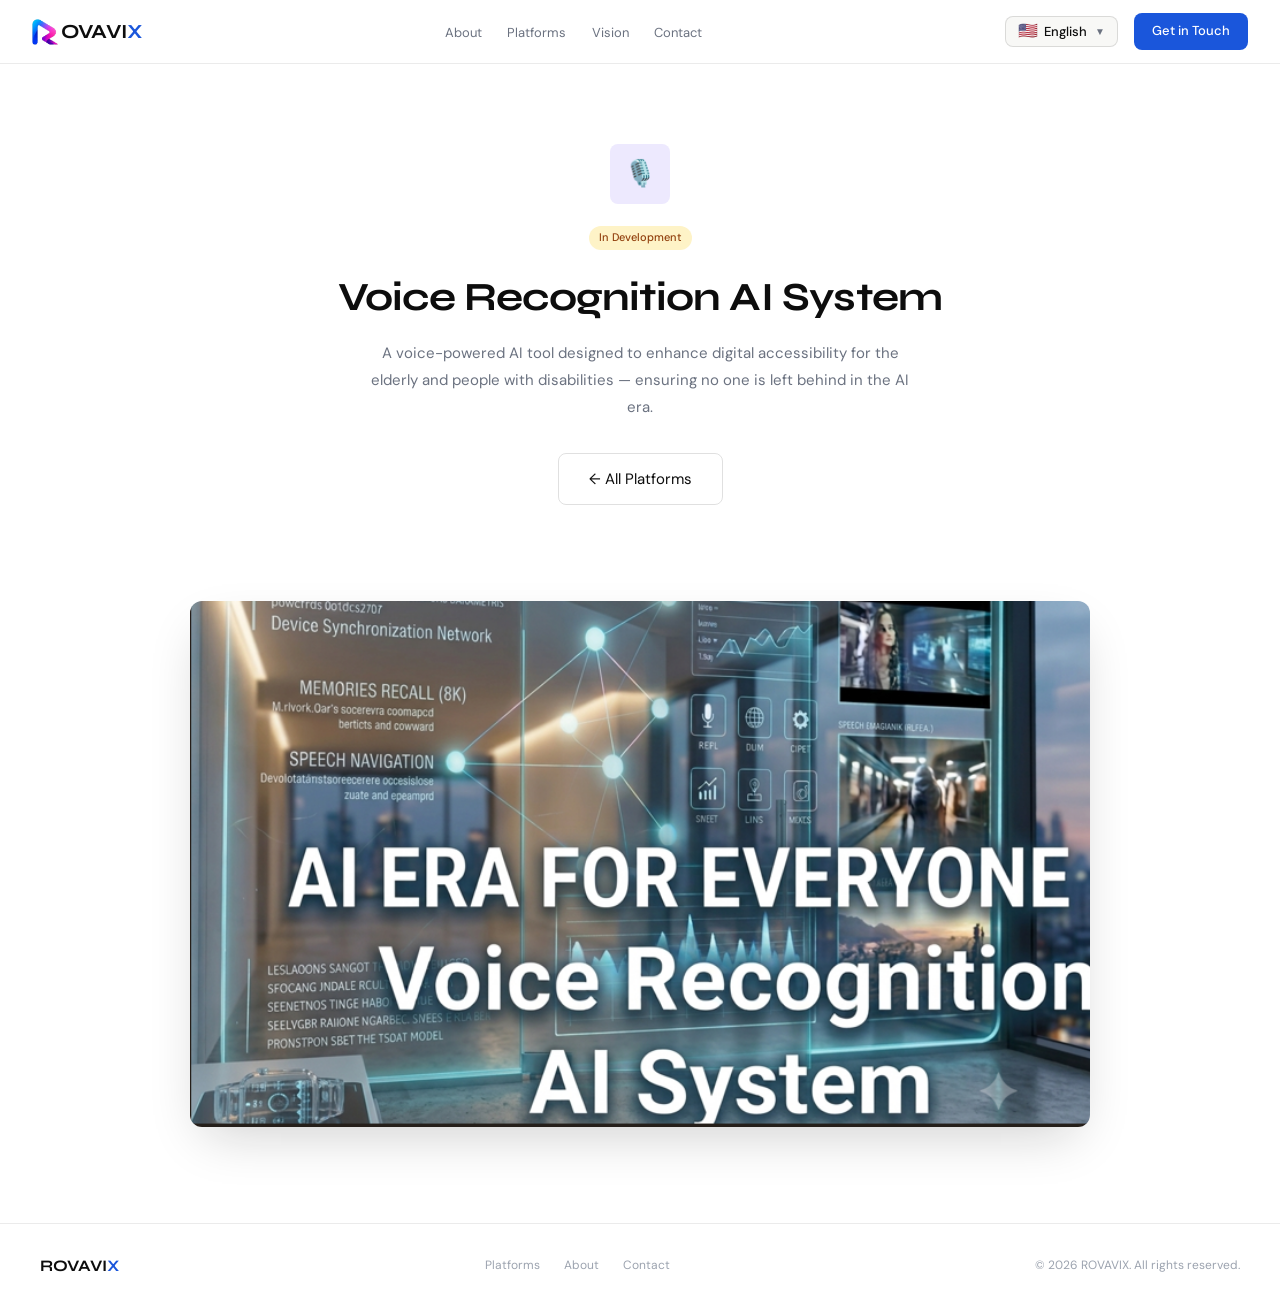
<file: voice-recognition.html>
<!DOCTYPE html>
<html lang="en">
<head>
  <meta charset="UTF-8" />
  <meta name="viewport" content="width=device-width, initial-scale=1.0" />
  <title>Voice Recognition AI System — ROVAVIX</title>
  <meta name="description" content="A voice-powered AI tool designed to enhance digital accessibility for the elderly and people with disabilities." />
  <link rel="icon" type="image/png" href="images/logo-mark.png" />
  <link rel="preconnect" href="https://fonts.googleapis.com" />
  <link rel="preconnect" href="https://fonts.gstatic.com" crossorigin />
  <link href="https://fonts.googleapis.com/css2?family=Syne:wght@400;500;600;700&family=DM+Sans:wght@300;400;500&family=Noto+Sans+KR:wght@300;400;500;700&family=Noto+Sans+JP:wght@300;400;500;700&family=Noto+Sans+SC:wght@300;400;500;700&display=swap" rel="stylesheet" />
  <link rel="stylesheet" href="css/style.css" />
</head>
<body>
<nav>
  <a href="index.html" class="nav-logo"><img src="images/logo-icon.png" class="logo-r-icon" alt="R" /><span class="logo-text">OVAVI<span class="logo-accent">X</span></span></a>
  <ul class="nav-links">
    <li><a href="about.html"     class="t" data-key="nav_about">About</a></li>
    <li><a href="platforms.html" class="t" data-key="nav_platforms">Platforms</a></li>
    <li><a href="vision.html"    class="t" data-key="nav_vision">Vision</a></li>
    <li><a href="contact.html"   class="t" data-key="nav_contact">Contact</a></li>
  </ul>
  <div class="nav-right">
    <div class="lang-select-wrap">
      <button class="lang-select-btn" id="langBtn" onclick="toggleDropdown()">
        <span class="lang-flag" id="currentFlag">🇺🇸</span>
        <span id="currentLangName">English</span>
        <span class="lang-arrow">▼</span>
      </button>
      <div class="lang-dropdown" id="langDropdown">
        <button class="lang-option active" onclick="setLang('en')"><span class="lang-flag">🇺🇸</span><span class="lang-option-name">English</span><span class="lang-option-native">English</span></button>
        <button class="lang-option"        onclick="setLang('ko')"><span class="lang-flag">🇰🇷</span><span class="lang-option-name">Korean</span><span class="lang-option-native">한국어</span></button>
        <button class="lang-option"        onclick="setLang('ja')"><span class="lang-flag">🇯🇵</span><span class="lang-option-name">Japanese</span><span class="lang-option-native">日本語</span></button>
        <button class="lang-option"        onclick="setLang('zh')"><span class="lang-flag">🇨🇳</span><span class="lang-option-name">Chinese</span><span class="lang-option-native">中文</span></button>
        <button class="lang-option"        onclick="setLang('es')"><span class="lang-flag">🇪🇸</span><span class="lang-option-name">Spanish</span><span class="lang-option-native">Español</span></button>
        <button class="lang-option"        onclick="setLang('de')"><span class="lang-flag">🇩🇪</span><span class="lang-option-name">German</span><span class="lang-option-native">Deutsch</span></button>
      </div>
    </div>
    <a href="mailto:demoan203@gmail.com" class="nav-cta t" data-key="nav_cta">Get in Touch</a>
  </div>
</nav>

<section style="padding-top:9rem;">
  <div class="section-inner platform-detail-hero">
    <div class="platform-detail-icon" style="background:#ede9fe;">🎙️</div>
    <span class="platform-status status-dev t" data-key="status_dev">In Development</span>
    <h1 class="section-title">Voice Recognition AI System</h1>
    <p class="section-desc t" data-key="jarvis_desc">A voice-powered AI tool designed to enhance digital accessibility for the elderly and people with disabilities — ensuring no one is left behind in the AI era.</p>
    <div class="hero-btns">
      <a href="platforms.html" class="btn-secondary t" data-key="back_platforms">← All Platforms</a>
    </div>
  </div>
</section>

<section style="padding-top:0;">
  <div class="section-inner">
    <div class="platform-detail-visual">
      <img src="images/ai-era-voice-recognition.png" alt="AI Era for Everyone — Voice Recognition AI System" />
    </div>
  </div>
</section>

<footer>
  <div class="footer-logo"><span class="logo-text">ROVAVI<span class="logo-accent">X</span></span></div>
  <div class="footer-links">
    <a href="platforms.html" class="t" data-key="nav_platforms">Platforms</a>
    <a href="about.html"     class="t" data-key="nav_about">About</a>
    <a href="contact.html"   class="t" data-key="nav_contact">Contact</a>
  </div>
  <div class="footer-copy">© 2026 ROVAVIX. All rights reserved.</div>
</footer>

<script src="js/lang.js"></script>
<script src="js/main.js"></script>
</body>
</html>
</file>
<file: css/style.css>
:root {
  --blue: #1a56db;
  --blue-light: #e8f0fe;
  --blue-dark: #0d3a8e;
  --text: #0d0d0d;
  --text-muted: #6b7280;
  --text-faint: #9ca3af;
  --bg: #ffffff;
  --bg-soft: #f8f8f6;
  --bg-card: #ffffff;
  --border: rgba(0,0,0,0.08);
  --border-md: rgba(0,0,0,0.12);
  --radius: 12px;
  --radius-sm: 8px;
}
*, *::before, *::after { box-sizing: border-box; margin: 0; padding: 0; }
html { scroll-behavior: smooth; }
body {
  font-family: 'DM Sans', sans-serif;
  font-size: 16px; line-height: 1.6;
  color: var(--text); background: var(--bg);
  -webkit-font-smoothing: antialiased;
}
body.lang-ko { font-family: 'Noto Sans KR', 'DM Sans', sans-serif; }
body.lang-ja { font-family: 'Noto Sans JP', 'DM Sans', sans-serif; }
body.lang-zh { font-family: 'Noto Sans SC', 'DM Sans', sans-serif; }
h1, h2, h3, h4, .nav-logo { font-family: 'Syne', sans-serif; }
body.lang-ko h1, body.lang-ko h2, body.lang-ko h3, body.lang-ko h4,
body.lang-ja h1, body.lang-ja h2, body.lang-ja h3, body.lang-ja h4,
body.lang-zh h1, body.lang-zh h2, body.lang-zh h3, body.lang-zh h4 {
  font-family: inherit; letter-spacing: -0.3px;
}

/* NAV */
nav {
  position: fixed; top: 0; left: 0; right: 0; z-index: 100;
  display: flex; align-items: center; justify-content: space-between;
  padding: 0 2rem; height: 64px;
  background: rgba(255,255,255,0.93);
  backdrop-filter: blur(12px);
  border-bottom: 1px solid var(--border);
}
.nav-logo {
  font-family: 'Syne', sans-serif;
  font-size: 20px; font-weight: 700; letter-spacing: -0.5px;
  color: var(--text); text-decoration: none; flex-shrink: 0;
  display: inline-flex; align-items: center; gap: 0;
}
.nav-logo .logo-accent { color: var(--blue); }
.logo-r-icon { height: 26px; width: auto; display: block; margin-right: 3px; }
.nav-links { display: flex; gap: 1.6rem; list-style: none; }
.nav-links a {
  font-size: 13px; color: var(--text-muted);
  text-decoration: none; transition: color 0.2s; white-space: nowrap;
}
.nav-links a:hover { color: var(--text); }
.nav-right { display: flex; align-items: center; gap: 1rem; flex-shrink: 0; }

/* LANG SELECTOR */
.lang-select-wrap { position: relative; }
.lang-select-btn {
  display: flex; align-items: center; gap: 6px;
  padding: 6px 12px;
  font-family: inherit; font-size: 13px; font-weight: 500;
  color: var(--text); background: var(--bg-soft);
  border: 1px solid var(--border-md); border-radius: var(--radius-sm);
  cursor: pointer; white-space: nowrap;
}
.lang-select-btn:hover { border-color: var(--blue); }
.lang-flag { font-size: 16px; line-height: 1; }
.lang-arrow { font-size: 10px; color: var(--text-muted); margin-left: 2px; }
.lang-dropdown {
  display: none; position: absolute; top: calc(100% + 6px); right: 0;
  background: var(--bg); border: 1px solid var(--border-md);
  border-radius: var(--radius-sm);
  box-shadow: 0 8px 24px rgba(0,0,0,0.1);
  min-width: 160px; z-index: 200; overflow: hidden;
}
.lang-dropdown.open { display: block; }
.lang-option {
  display: flex; align-items: center; gap: 10px;
  padding: 10px 14px; cursor: pointer;
  font-size: 13px; transition: background 0.15s;
  border: none; background: transparent; width: 100%;
  text-align: left; font-family: inherit; color: var(--text);
}
.lang-option:hover { background: var(--bg-soft); }
.lang-option.active { background: var(--blue-light); color: var(--blue); font-weight: 500; }
.lang-option-name { flex: 1; }
.lang-option-native { font-size: 11px; color: var(--text-muted); }
.lang-option.active .lang-option-native { color: var(--blue); opacity: 0.7; }
.nav-cta {
  padding: 8px 18px; font-family: inherit;
  font-size: 13px; font-weight: 500; color: #fff;
  background: var(--blue); border: none;
  border-radius: var(--radius-sm); cursor: pointer;
  text-decoration: none; transition: background 0.2s; white-space: nowrap;
}
.nav-cta:hover { background: var(--blue-dark); }

/* HERO SLIDER */
.hero {
  min-height: 100vh; position: relative; overflow: hidden; padding: 0;
}
.hero-track {
  display: flex; height: 100vh;
  transition: transform 0.7s cubic-bezier(0.65, 0, 0.35, 1);
}
.hero-slide {
  min-width: 100%; height: 100%; display: flex; flex-direction: column;
  align-items: center; justify-content: center;
  text-align: center; padding: 8rem 2rem 5rem;
  position: relative; overflow: hidden;
}
.hero-slide-main::before {
  content: ''; position: absolute; top: -200px; left: 50%; transform: translateX(-50%);
  width: 800px; height: 800px; border-radius: 50%;
  background: radial-gradient(ellipse, rgba(26,86,219,0.07) 0%, transparent 70%);
  pointer-events: none;
}
.hero-slide[style*="--slide-bg"]::before {
  content: ''; position: absolute; top: -200px; left: 50%; transform: translateX(-50%);
  width: 900px; height: 900px; border-radius: 50%;
  background: radial-gradient(ellipse, var(--slide-bg) 0%, transparent 70%);
  opacity: 0.6; pointer-events: none;
}
.hero-slide-icon { font-size: 80px; line-height: 1; margin-bottom: 1.6rem; animation: fadeUp 0.6s ease both; }
.hero-slide h2 {
  font-family: 'Syne', sans-serif;
  font-size: clamp(32px, 5vw, 52px); font-weight: 700;
  line-height: 1.15; letter-spacing: -1.5px; margin-bottom: 1.2rem;
  animation: fadeUp 0.6s 0.1s ease both;
}
.hero-dots {
  position: absolute; bottom: 32px; left: 50%; transform: translateX(-50%);
  display: flex; gap: 8px; z-index: 5;
}
.hero-dot {
  width: 8px; height: 8px; border-radius: 4px; background: rgba(0,0,0,0.15);
  border: none; cursor: pointer; padding: 0; transition: width 0.25s, background 0.25s;
}
.hero-dot:hover { background: rgba(0,0,0,0.3); }
.hero-dot.active { width: 24px; background: var(--blue); }
.hero-badge {
  display: inline-flex; align-items: center; gap: 6px;
  font-size: 11px; font-weight: 500; letter-spacing: 1.5px;
  text-transform: uppercase; color: var(--blue);
  background: var(--blue-light); padding: 5px 14px; border-radius: 20px;
  margin-bottom: 2rem; animation: fadeUp 0.6s ease both;
}
.hero h1 {
  font-family: 'Syne', sans-serif;
  font-size: clamp(40px, 6.5vw, 76px); font-weight: 700;
  line-height: 1.1; letter-spacing: -2px; margin-bottom: 1.5rem;
  animation: fadeUp 0.6s 0.1s ease both;
}
body.lang-ko .hero h1, body.lang-ja .hero h1, body.lang-zh .hero h1 {
  font-family: inherit; letter-spacing: -1px; line-height: 1.2;
}
.hero h1 em { font-style: normal; color: var(--blue); }
.hero-sub {
  font-size: 17px; font-weight: 300; color: var(--text-muted); line-height: 1.75;
  max-width: 520px; margin: 0 auto 2.5rem;
  animation: fadeUp 0.6s 0.2s ease both;
}
.hero-btns {
  display: flex; gap: 12px; justify-content: center; flex-wrap: wrap;
  animation: fadeUp 0.6s 0.3s ease both;
}
.btn-primary {
  padding: 13px 30px; font-family: inherit; font-size: 15px; font-weight: 500;
  color: #fff; background: var(--blue); border: none;
  border-radius: var(--radius-sm); cursor: pointer; text-decoration: none;
  transition: background 0.2s, transform 0.15s;
}
.btn-primary:hover { background: var(--blue-dark); transform: translateY(-1px); }
.btn-secondary {
  padding: 13px 30px; font-family: inherit; font-size: 15px; font-weight: 400;
  color: var(--text); background: transparent;
  border: 1px solid var(--border-md); border-radius: var(--radius-sm);
  cursor: pointer; text-decoration: none;
}
.btn-secondary:hover { background: var(--bg-soft); }

/* STATS */
.stats {
  display: grid; grid-template-columns: repeat(4, 1fr);
  border-top: 1px solid var(--border); border-bottom: 1px solid var(--border);
}
.stat { padding: 2.5rem 2rem; text-align: center; border-right: 1px solid var(--border); }
.stat:last-child { border-right: none; }
.stat-num {
  font-family: 'Syne', sans-serif; font-size: 30px; font-weight: 700;
  color: var(--blue); margin-bottom: 6px;
}
.stat-label { font-size: 13px; color: var(--text-muted); }

/* SECTIONS */
section { padding: 6rem 2.5rem; }
.section-inner { max-width: 1100px; margin: 0 auto; }
.section-tag {
  font-size: 11px; font-weight: 500; letter-spacing: 2px;
  text-transform: uppercase; color: var(--blue); margin-bottom: 0.8rem;
}
.section-title {
  font-size: clamp(26px, 3.5vw, 40px); font-weight: 700;
  letter-spacing: -0.8px; line-height: 1.18; margin-bottom: 1rem;
}
.section-desc { font-size: 15px; color: var(--text-muted); line-height: 1.8; max-width: 520px; }

/* PLATFORMS */
.platforms-section { background: var(--bg-soft); }
.platforms-header { display: flex; justify-content: space-between; align-items: flex-end; margin-bottom: 3rem; flex-wrap: wrap; gap: 1.5rem; }
.platforms-grid { display: grid; grid-template-columns: repeat(2, 1fr); gap: 18px; }
.platform-card {
  background: var(--bg-card); border: 1px solid var(--border);
  border-radius: var(--radius); padding: 1.8rem;
  transition: border-color 0.2s, transform 0.2s;
  text-decoration: none; color: inherit; display: block;
}
.platform-card:hover { border-color: var(--blue); transform: translateY(-3px); }
.platform-icon {
  width: 46px; height: 46px; border-radius: var(--radius-sm);
  display: flex; align-items: center; justify-content: center;
  font-size: 20px; margin-bottom: 1rem;
}
.platform-status {
  display: inline-block; font-size: 11px; font-weight: 500;
  padding: 3px 10px; border-radius: 20px; margin-bottom: 0.7rem;
}
.status-dev { background: #fef3c7; color: #92400e; }
.status-live { background: #d1fae5; color: #065f46; }
.platform-card h3 { font-size: 18px; font-weight: 600; margin-bottom: 7px; }
.platform-card p { font-size: 13px; color: var(--text-muted); line-height: 1.7; margin-bottom: 1rem; }
.platform-arrow { font-size: 13px; color: var(--blue); font-weight: 500; }

/* PLATFORM DETAIL */
.platform-detail-hero { max-width: 640px; margin: 0 auto; text-align: center; }
.platform-detail-icon {
  width: 60px; height: 60px; border-radius: var(--radius-sm);
  display: flex; align-items: center; justify-content: center;
  font-size: 26px; margin: 0 auto 1.2rem;
}
.platform-detail-hero .section-title { margin: 0.8rem 0 1.2rem; }
.platform-detail-hero .section-desc { margin: 0 auto 2rem; max-width: 560px; }
.platform-detail-visual {
  max-width: 900px; margin: 0 auto; border-radius: var(--radius);
  overflow: hidden; box-shadow: 0 20px 50px -14px rgba(13,13,13,0.2);
}
.platform-detail-visual img { width: 100%; height: auto; display: block; }

/* ABOUT */
.about-grid { display: grid; grid-template-columns: 1fr 1fr; gap: 5rem; align-items: start; }
.values-list { display: flex; flex-direction: column; gap: 12px; }
.value-item {
  display: flex; gap: 14px; align-items: flex-start;
  padding: 1.1rem 1.3rem; background: var(--bg-soft);
  border-radius: var(--radius-sm); border: 1px solid var(--border);
}
.value-icon {
  width: 34px; height: 34px; flex-shrink: 0; border-radius: 8px;
  background: var(--blue-light); display: flex; align-items: center;
  justify-content: center; font-size: 15px;
}
.value-item h4 { font-size: 14px; font-weight: 600; margin-bottom: 3px; }
.value-item p { font-size: 13px; color: var(--text-muted); line-height: 1.6; }

/* VISION */
.vision-section { background: var(--bg-soft); }
.vision-grid { display: grid; grid-template-columns: repeat(3, 1fr); gap: 18px; margin-top: 3rem; }
.vision-card { background: var(--bg-card); border: 1px solid var(--border); border-radius: var(--radius); padding: 1.8rem; }
.vision-line { display: flex; align-items: center; gap: 10px; margin-bottom: 12px; }
.vision-dot { width: 10px; height: 10px; border-radius: 50%; background: var(--blue); flex-shrink: 0; }
.vision-connector { flex: 1; height: 1px; background: var(--border-md); }
.vision-year { font-family: 'Syne', sans-serif; font-size: 13px; font-weight: 700; color: var(--blue); letter-spacing: 1px; margin-bottom: 8px; }
.vision-card h4 { font-size: 17px; font-weight: 600; margin-bottom: 7px; }
.vision-card p { font-size: 13px; color: var(--text-muted); line-height: 1.7; }

/* CONTACT */
.contact-section { text-align: center; background: var(--text); color: #fff; }
.contact-section .section-tag { color: rgba(255,255,255,0.45); }
.contact-section .section-title { color: #fff; max-width: 560px; margin: 0 auto 1rem; }
.contact-section > .section-inner > p { font-size: 16px; color: rgba(255,255,255,0.55); margin-bottom: 2.5rem; }
.contact-email-btn {
  display: inline-block; padding: 14px 36px; font-family: inherit;
  font-size: 15px; font-weight: 500; color: var(--text); background: #fff;
  border-radius: var(--radius-sm); text-decoration: none; transition: opacity 0.2s;
}
.contact-email-btn:hover { opacity: 0.88; }

/* CLOSING VISUAL */
.closing-visual { padding-bottom: 3rem; }
.closing-visual-wrap {
  position: relative; border-radius: var(--radius); overflow: hidden;
  box-shadow: 0 20px 50px -14px rgba(13,13,13,0.2);
}
.closing-visual-track {
  display: flex;
  transition: transform 0.7s cubic-bezier(0.65, 0, 0.35, 1);
}
.closing-visual-slide { position: relative; min-width: 100%; }
.closing-visual-slide > a { display: block; cursor: pointer; }
.closing-visual-img { width: 100%; height: auto; display: block; transition: transform 0.4s ease; }
.closing-visual-slide > a:hover .closing-visual-img { transform: scale(1.03); }
.closing-visual-caption {
  position: absolute; top: 50%; left: 50%; transform: translate(-50%, -50%);
  font-family: 'Syne', sans-serif; font-weight: 700;
  font-size: clamp(22px, 4vw, 46px); letter-spacing: -1px;
  color: #fff; text-align: center; pointer-events: none;
  text-shadow: 0 2px 16px rgba(0,0,0,0.35);
}
.closing-visual-dots {
  display: flex; justify-content: center; gap: 8px; margin-top: 1.4rem;
}
.closing-visual-dot {
  width: 8px; height: 8px; border-radius: 4px; background: rgba(0,0,0,0.15);
  border: none; cursor: pointer; padding: 0; transition: width 0.25s, background 0.25s;
}
.closing-visual-dot:hover { background: rgba(0,0,0,0.3); }
.closing-visual-dot.active { width: 24px; background: var(--blue); }

/* FOOTER */
footer {
  padding: 1.8rem 2.5rem; display: flex; align-items: center; justify-content: space-between;
  border-top: 1px solid var(--border); background: var(--bg); flex-wrap: wrap; gap: 1rem;
}
.footer-logo { font-family: 'Syne', sans-serif; font-size: 16px; font-weight: 700; display: inline-flex; align-items: center; gap: 8px; }
.footer-logo .logo-accent { color: var(--blue); }
.footer-logo .logo-mark { height: 24px; width: auto; border-radius: 6px; }
.footer-copy { font-size: 12px; color: var(--text-faint); }
.footer-links { display: flex; gap: 1.5rem; }
.footer-links a { font-size: 12px; color: var(--text-faint); text-decoration: none; }
.footer-links a:hover { color: var(--text-muted); }

@keyframes fadeUp {
  from { opacity: 0; transform: translateY(20px); }
  to   { opacity: 1; transform: translateY(0); }
}
@media (max-width: 900px) { .nav-links { display: none; } }
@media (max-width: 768px) {
  nav { padding: 0 1.2rem; }
  .stats { grid-template-columns: repeat(2, 1fr); }
  .stat { border-right: none; border-bottom: 1px solid var(--border); }
  section { padding: 4rem 1.2rem; }
  .platforms-grid, .about-grid, .vision-grid { grid-template-columns: 1fr; }
  .about-grid { gap: 2.5rem; }
  footer { flex-direction: column; text-align: center; }
}
</file>
<file: css/intro.css>
/* INTRO SCREEN */
body.intro-active { overflow: hidden; height: 100vh; }

.intro-overlay {
  position: fixed; inset: 0; z-index: 3000;
  background: #06070c;
  overflow: hidden;
  opacity: 1; visibility: visible;
  transition: opacity 0.7s ease, visibility 0.7s ease;
}
.intro-overlay.intro-hidden { opacity: 0; visibility: hidden; pointer-events: none; }

.intro-glow {
  position: absolute; width: 50vmax; height: 50vmax; border-radius: 50%;
  left: 50%; top: 50%; transform: translate(-50%, -50%);
  background:
    radial-gradient(circle, rgba(255,255,255,0.55) 0%, rgba(255,255,255,0) 9%),
    radial-gradient(circle, rgba(26,86,219,0.46) 0%, rgba(26,86,219,0.16) 35%, transparent 70%);
  filter: blur(6px);
  pointer-events: none; will-change: left, top; z-index: 0;
}

.intro-canvas {
  position: absolute; inset: 0; z-index: 1;
  pointer-events: none; display: block;
}

.intro-logo {
  position: absolute; top: 2rem; left: 2rem; z-index: 2;
  display: inline-flex; align-items: center; gap: 8px;
  font-family: 'Syne', sans-serif; font-weight: 700; font-size: 14px; letter-spacing: 1px;
  color: rgba(255,255,255,0.88); text-decoration: none;
  animation: introFadeDown .8s cubic-bezier(.16,1,.3,1) both;
}
.intro-logo img { height: 22px; width: auto; display: block; }

.intro-center {
  position: relative; z-index: 2; height: 100%;
  display: flex; flex-direction: column; align-items: center; justify-content: center;
  gap: 2.6rem; padding: 2rem; text-align: center;
}

.intro-ai {
  font-family: 'Syne', sans-serif; font-weight: 700;
  font-size: clamp(2.6rem, 11vw, 7rem);
  line-height: 0.94; letter-spacing: -1px;
  animation: introAiIn 1.1s cubic-bezier(.16,1,.3,1) both, introAiPulse 4.5s ease-in-out 1.1s infinite;
}
.intro-ai-letter {
  display: inline-block;
  background: linear-gradient(135deg, #ffffff 10%, #9db8f0 45%, #1a56db 92%);
  background-size: 700% 100%;
  background-position-x: calc(var(--i) * (100% / 6));
  -webkit-background-clip: text; background-clip: text; color: transparent;
  will-change: transform;
}

.intro-enter {
  position: relative; overflow: hidden;
  display: inline-flex; align-items: center; gap: 10px;
  padding: 15px 40px; border: none; border-radius: 999px; cursor: pointer;
  font-family: 'Syne', sans-serif; font-size: 13px; font-weight: 600;
  letter-spacing: 2px; text-transform: uppercase;
  color: #06070c; background: #dfe7f5;
  box-shadow: 0 0 0 rgba(26,86,219,0);
  transition: box-shadow .25s ease, background .25s ease;
  animation: introFadeUp .9s .35s cubic-bezier(.16,1,.3,1) both;
}
.intro-enter::before {
  content: ''; position: absolute; top: -60%; bottom: -60%;
  left: calc(var(--mx, 50%) - 42px); width: 56px;
  background: linear-gradient(100deg,
    rgba(255,255,255,0) 0%,
    rgba(255,255,255,0.95) 42%,
    #ffffff 50%,
    rgba(255,255,255,0.95) 58%,
    rgba(255,255,255,0) 100%);
  transform: skewX(-18deg);
  opacity: var(--shine, 0);
  pointer-events: none;
  transition: width .2s ease;
  mix-blend-mode: screen;
}
.intro-enter::after {
  content: ''; position: absolute; inset: 0; border-radius: inherit;
  background: radial-gradient(circle at var(--mx, 50%) var(--my, 50%),
    #ffffff 0%, rgba(255,255,255,0.98) 9%, rgba(200,220,255,0.75) 26%, rgba(157,184,240,0.4) 45%, transparent 65%);
  opacity: var(--shine, 0);
  pointer-events: none;
  mix-blend-mode: screen;
}
.intro-enter.is-hovering::before { width: 140px; }
.intro-enter.is-hovering {
  box-shadow: 0 0 0 1.5px #ffffff inset, 0 0 50px 12px rgba(255,255,255,.95), 0 14px 40px rgba(26,86,219,.65);
}
.intro-enter:hover { box-shadow: 0 10px 30px rgba(26,86,219,.5); }
.intro-enter svg { position: relative; z-index: 1; width: 13px; height: 13px; transition: transform .25s ease; }
.intro-enter span { position: relative; z-index: 1; }
.intro-enter:hover svg { transform: translateX(4px); }

@keyframes introFadeDown { from { opacity: 0; transform: translateY(-10px); } to { opacity: 1; transform: translateY(0); } }
@keyframes introFadeUp { from { opacity: 0; transform: translateY(14px); } to { opacity: 1; transform: translateY(0); } }
@keyframes introAiIn { from { opacity: 0; transform: translateY(24px) scale(.96); } to { opacity: 1; transform: translateY(0) scale(1); } }
@keyframes introAiPulse {
  0%, 100% { filter: drop-shadow(0 0 40px rgba(26,86,219,.4)); }
  50%      { filter: drop-shadow(0 0 72px rgba(26,86,219,.65)); }
}
@media (max-width: 640px) {
  .intro-logo { top: 1.4rem; left: 1.4rem; font-size: 12px; }
  .intro-logo img { height: 18px; }
  .intro-center { gap: 2rem; }
}
</file>
